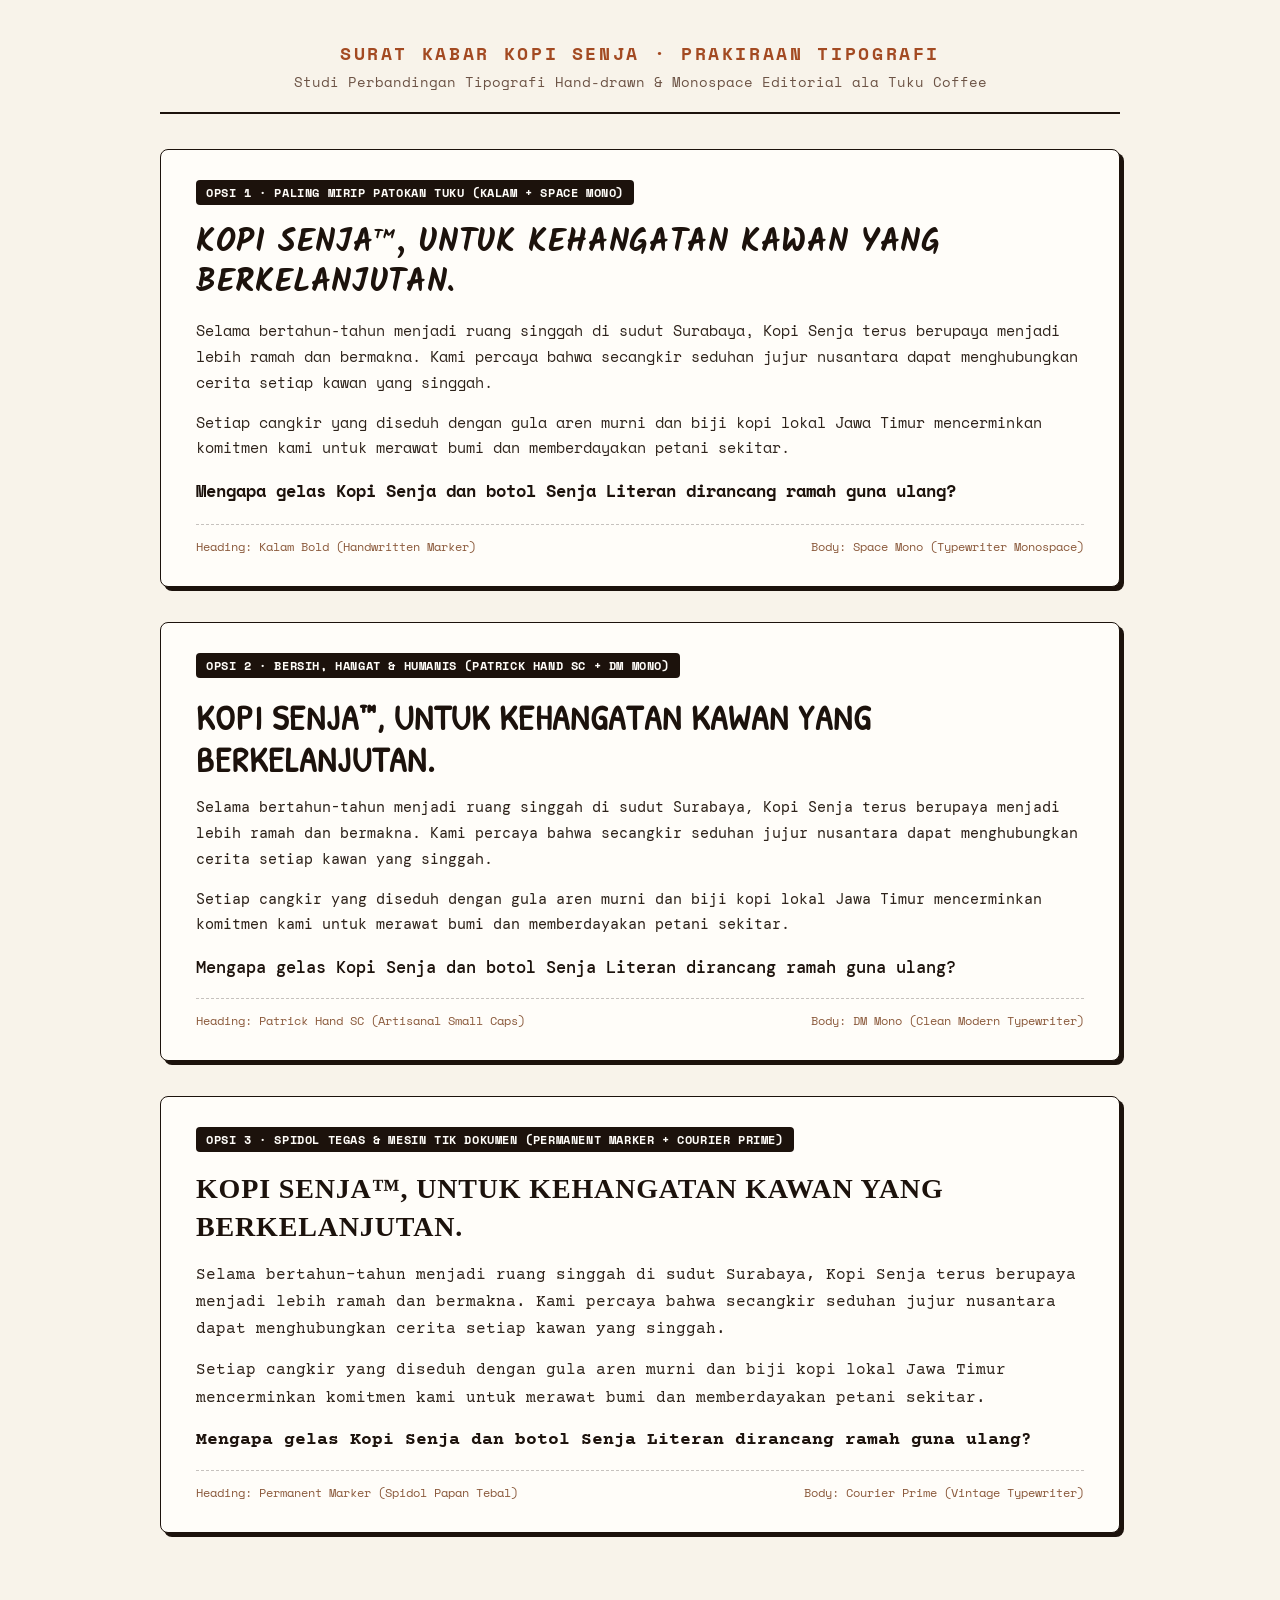
<file: contoh-font-senja.html>
<!DOCTYPE html>
<html lang="id">
<head>
    <meta charset="UTF-8">
    <meta name="viewport" content="width=device-width, initial-scale=1.0">
    <title>Preview Tipografi Khas Kopi Senja</title>
    <!-- Google Fonts Import -->
    <link rel="preconnect" href="https://fonts.googleapis.com">
    <link rel="preconnect" href="https://fonts.gstatic.com" crossorigin>
    <link href="https://fonts.googleapis.com/css2?family=Caveat:wght@700&family=Courier+Prime:ital,wght@0,400;0,700;1,400&family=DM+Mono:wght@400;500&family=Kalam:wght@700&family=Patrick+Hand+SC&family=Permanent+Marker&family=Space+Mono:ital,wght@0,400;0,700;1,400&display=swap" rel="stylesheet">
    <style>
        * { box-sizing: border-box; margin: 0; padding: 0; }
        body {
            background-color: #F8F3EA;
            color: #1C120C;
            padding: 40px 30px;
            font-family: sans-serif;
        }
        .container {
            max-width: 960px;
            margin: 0 auto;
        }
        .header-doc {
            text-align: center;
            border-bottom: 2px solid #1C120C;
            padding-bottom: 20px;
            margin-bottom: 35px;
        }
        .header-doc h1 {
            font-family: 'Space Mono', monospace;
            font-size: 1.1rem;
            letter-spacing: 0.15em;
            text-transform: uppercase;
            color: #A34A22;
            margin-bottom: 6px;
        }
        .header-doc p {
            font-family: 'Space Mono', monospace;
            font-size: 0.85rem;
            color: #6C5345;
        }

        .card-preview {
            background: #FFFDF9;
            border: 1.5px solid #1C120C;
            border-radius: 8px;
            padding: 30px 35px;
            margin-bottom: 35px;
            box-shadow: 4px 4px 0px #1C120C;
        }
        .badge-opsi {
            display: inline-block;
            background: #1C120C;
            color: #FFFDF9;
            font-family: 'Space Mono', monospace;
            font-size: 0.75rem;
            font-weight: bold;
            padding: 4px 10px;
            border-radius: 4px;
            text-transform: uppercase;
            letter-spacing: 0.05em;
            margin-bottom: 18px;
        }

        /* OPSI 1: KALAM + SPACE MONO */
        .opsi-1 h2 {
            font-family: 'Kalam', cursive;
            font-size: 2rem;
            line-height: 1.25;
            color: #1C120C;
            margin-bottom: 15px;
            letter-spacing: 0.02em;
        }
        .opsi-1 p {
            font-family: 'Space Mono', monospace;
            font-size: 0.95rem;
            line-height: 1.7;
            color: #2D221A;
            margin-bottom: 14px;
        }
        .opsi-1 .sub-q {
            font-family: 'Space Mono', monospace;
            font-weight: 700;
            font-size: 1.05rem;
            color: #1C120C;
            margin-top: 18px;
            line-height: 1.45;
        }

        /* OPSI 2: PATRICK HAND SC + DM MONO */
        .opsi-2 h2 {
            font-family: 'Patrick Hand SC', cursive;
            font-size: 2.2rem;
            line-height: 1.2;
            color: #1C120C;
            margin-bottom: 15px;
            letter-spacing: 0.03em;
        }
        .opsi-2 p {
            font-family: 'DM Mono', monospace;
            font-size: 0.95rem;
            line-height: 1.7;
            color: #2D221A;
            margin-bottom: 14px;
        }
        .opsi-2 .sub-q {
            font-family: 'DM Mono', monospace;
            font-weight: 500;
            font-size: 1.08rem;
            color: #1C120C;
            margin-top: 18px;
        }

        /* OPSI 3: PERMANENT MARKER + COURIER PRIME */
        .opsi-3 h2 {
            font-family: 'Permanent Marker', cursive;
            font-size: 1.75rem;
            line-height: 1.35;
            color: #1C120C;
            margin-bottom: 16px;
            letter-spacing: 0.03em;
        }
        .opsi-3 p {
            font-family: 'Courier Prime', monospace;
            font-size: 1rem;
            line-height: 1.7;
            color: #2D221A;
            margin-bottom: 14px;
        }
        .opsi-3 .sub-q {
            font-family: 'Courier Prime', monospace;
            font-weight: 700;
            font-size: 1.1rem;
            color: #1C120C;
            margin-top: 18px;
        }

        .meta-font {
            border-top: 1px dashed rgba(28, 18, 12, 0.25);
            padding-top: 12px;
            margin-top: 20px;
            font-family: 'Space Mono', monospace;
            font-size: 0.78rem;
            color: #8B5A3C;
            display: flex;
            justify-content: space-between;
        }
    </style>
</head>
<body>

<div class="container">
    <div class="header-doc">
        <h1>SURAT KABAR KOPI SENJA · PRAKIRAAN TIPOGRAFI</h1>
        <p>Studi Perbandingan Tipografi Hand-drawn &amp; Monospace Editorial ala Tuku Coffee</p>
    </div>

    <!-- OPSI 1 -->
    <div class="card-preview opsi-1">
        <span class="badge-opsi">Opsi 1 · Paling Mirip Patokan Tuku (Kalam + Space Mono)</span>
        <h2>KOPI SENJA™, UNTUK KEHANGATAN KAWAN YANG BERKELANJUTAN.</h2>
        <p>
            Selama bertahun-tahun menjadi ruang singgah di sudut Surabaya, Kopi Senja terus berupaya menjadi lebih ramah dan bermakna. Kami percaya bahwa secangkir seduhan jujur nusantara dapat menghubungkan cerita setiap kawan yang singgah.
        </p>
        <p>
            Setiap cangkir yang diseduh dengan gula aren murni dan biji kopi lokal Jawa Timur mencerminkan komitmen kami untuk merawat bumi dan memberdayakan petani sekitar.
        </p>
        <div class="sub-q">
            Mengapa gelas Kopi Senja dan botol Senja Literan dirancang ramah guna ulang?
        </div>
        <div class="meta-font">
            <span>Heading: Kalam Bold (Handwritten Marker)</span>
            <span>Body: Space Mono (Typewriter Monospace)</span>
        </div>
    </div>

    <!-- OPSI 2 -->
    <div class="card-preview opsi-2">
        <span class="badge-opsi">Opsi 2 · Bersih, Hangat &amp; Humanis (Patrick Hand SC + DM Mono)</span>
        <h2>KOPI SENJA™, UNTUK KEHANGATAN KAWAN YANG BERKELANJUTAN.</h2>
        <p>
            Selama bertahun-tahun menjadi ruang singgah di sudut Surabaya, Kopi Senja terus berupaya menjadi lebih ramah dan bermakna. Kami percaya bahwa secangkir seduhan jujur nusantara dapat menghubungkan cerita setiap kawan yang singgah.
        </p>
        <p>
            Setiap cangkir yang diseduh dengan gula aren murni dan biji kopi lokal Jawa Timur mencerminkan komitmen kami untuk merawat bumi dan memberdayakan petani sekitar.
        </p>
        <div class="sub-q">
            Mengapa gelas Kopi Senja dan botol Senja Literan dirancang ramah guna ulang?
        </div>
        <div class="meta-font">
            <span>Heading: Patrick Hand SC (Artisanal Small Caps)</span>
            <span>Body: DM Mono (Clean Modern Typewriter)</span>
        </div>
    </div>

    <!-- OPSI 3 -->
    <div class="card-preview opsi-3">
        <span class="badge-opsi">Opsi 3 · Spidol Tegas &amp; Mesin Tik Dokumen (Permanent Marker + Courier Prime)</span>
        <h2>KOPI SENJA™, UNTUK KEHANGATAN KAWAN YANG BERKELANJUTAN.</h2>
        <p>
            Selama bertahun-tahun menjadi ruang singgah di sudut Surabaya, Kopi Senja terus berupaya menjadi lebih ramah dan bermakna. Kami percaya bahwa secangkir seduhan jujur nusantara dapat menghubungkan cerita setiap kawan yang singgah.
        </p>
        <p>
            Setiap cangkir yang diseduh dengan gula aren murni dan biji kopi lokal Jawa Timur mencerminkan komitmen kami untuk merawat bumi dan memberdayakan petani sekitar.
        </p>
        <div class="sub-q">
            Mengapa gelas Kopi Senja dan botol Senja Literan dirancang ramah guna ulang?
        </div>
        <div class="meta-font">
            <span>Heading: Permanent Marker (Spidol Papan Tebal)</span>
            <span>Body: Courier Prime (Vintage Typewriter)</span>
        </div>
    </div>
</div>

</body>
</html>
</file>
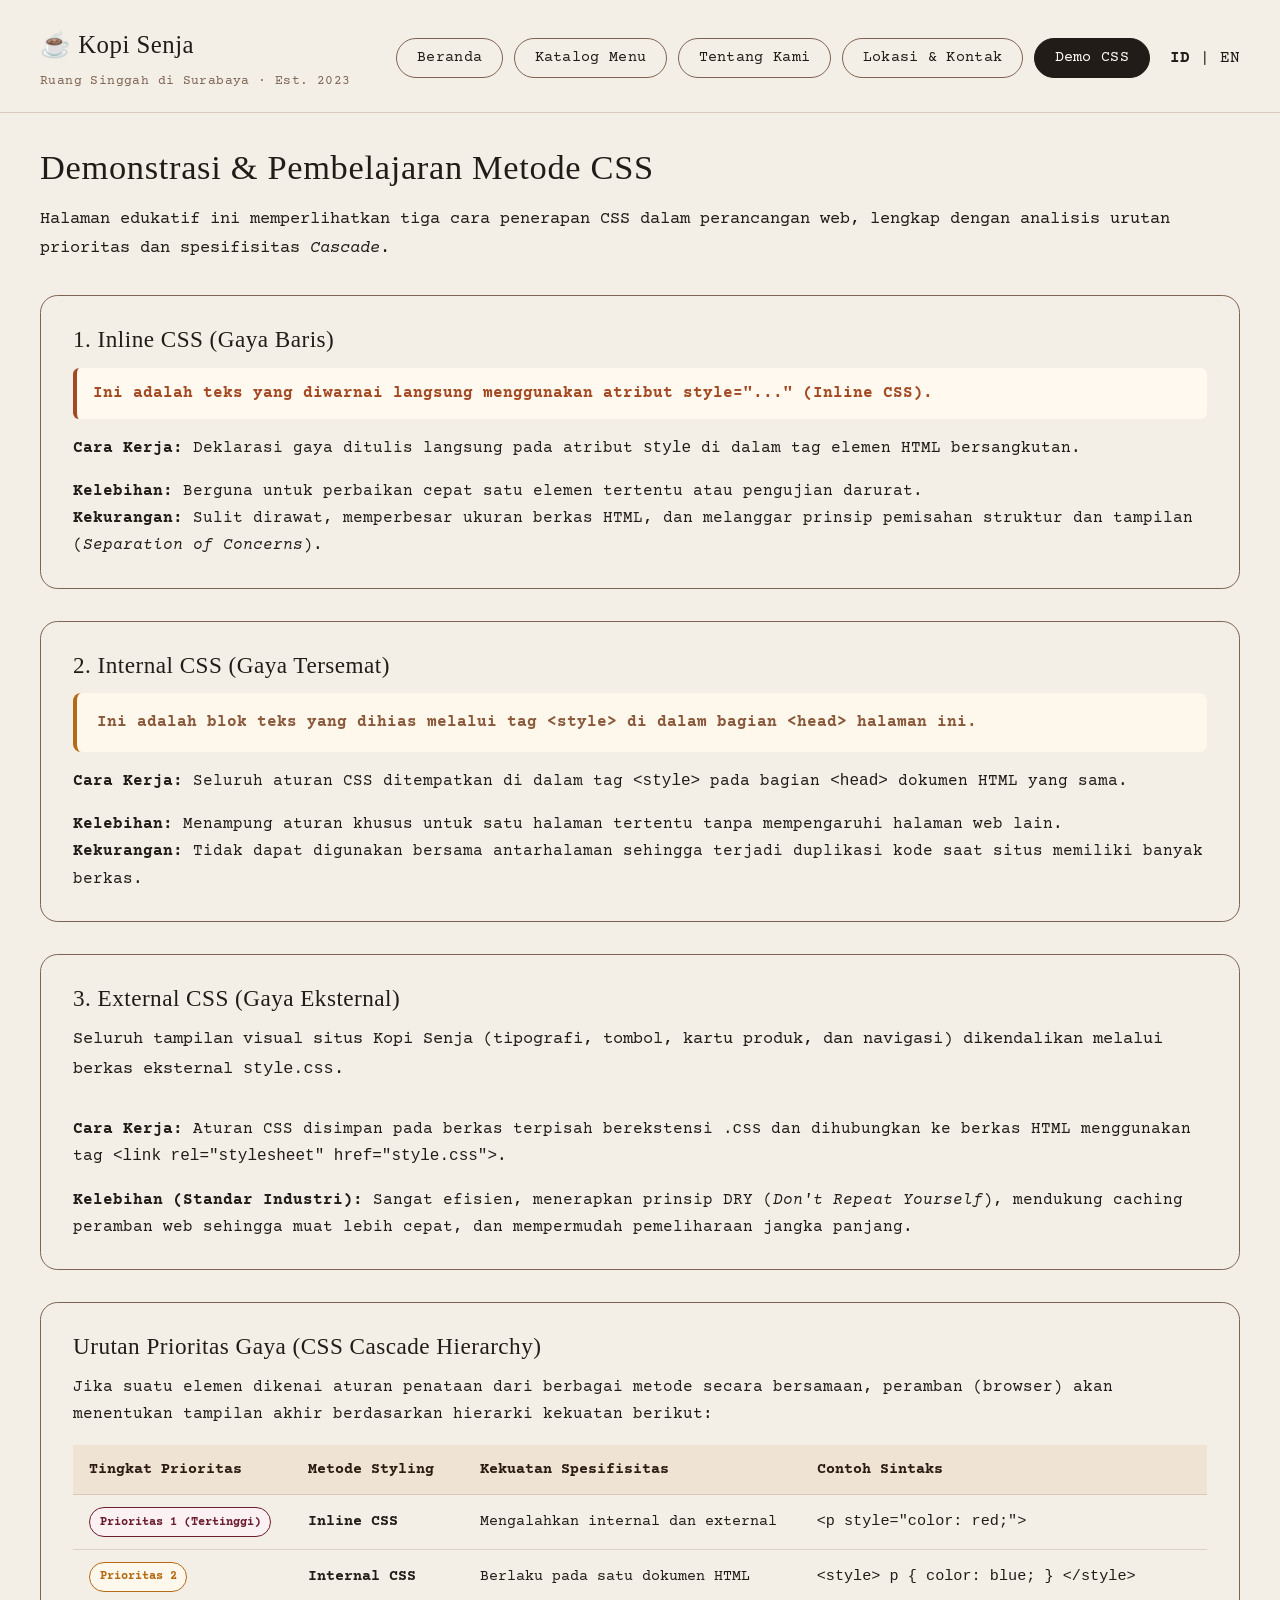
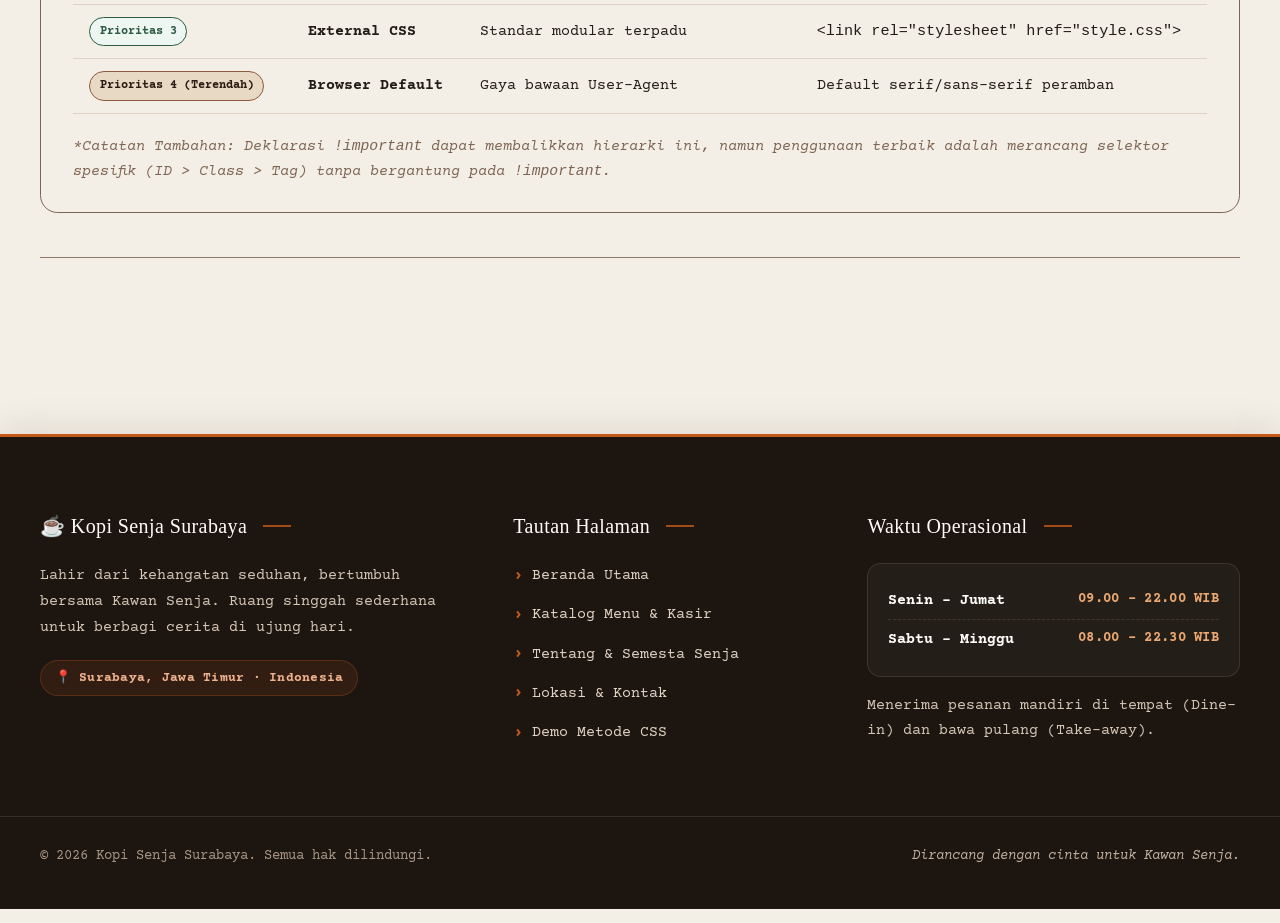
<file: demo-css.html>
<!DOCTYPE html>
<html lang="id">

<head>
    <meta charset="UTF-8">
    <meta name="viewport" content="width=device-width, initial-scale=1.0">
    <meta name="description" content="Demonstrasi dan penjelasan tiga metode penerapan CSS (Inline, Internal, External) serta urutan spesifisitas hierarki styling pada web Kopi Senja Surabaya.">

    <title>Kopi Senja — Demo Metode CSS</title>

    <!-- Favicon Kopi Senja -->
    <link rel="icon" type="image/svg+xml" href="images/favicon.svg">

    <!-- METODE 3: External CSS (Direkomendasikan untuk seluruh proyek) -->
    <link rel="stylesheet" href="style.css">

    <!-- METODE 2: Internal CSS (Styling lokal dalam tag <style> di <head>) -->
    <style>
        .contoh-internal {
            background-color: #FEF8EC;
            color: #8B5A3C;
            padding: 1rem 1.25rem;
            border-left: 4px solid #B46A14;
            border-radius: 0.5rem;
            font-weight: 600;
        }

        .tabel-prioritas {
            width: 100%;
            border-collapse: collapse;
            margin-top: 1rem;
        }

        .tabel-prioritas th,
        .tabel-prioritas td {
            padding: 0.75rem 1rem;
            text-align: left;
            border-bottom: 1px solid rgba(139, 90, 60, 0.2);
            font-size: 0.95rem;
        }

        .tabel-prioritas th {
            background: #EFE4D3;
            color: #2B1B12;
            font-weight: 700;
        }

        .badge-tingkat {
            display: inline-block;
            padding: 0.2rem 0.6rem;
            border-radius: 9999px;
            font-size: 0.78rem;
            font-weight: 700;
        }

        .tingkat-1 { background: #FBF0F2; color: #6B1D2F; border: 1px solid #6B1D2F; }
        .tingkat-2 { background: #FEF8EC; color: #B46A14; border: 1px solid #B46A14; }
        .tingkat-3 { background: #EEF6F2; color: #2D5A43; border: 1px solid #2D5A43; }
        .tingkat-4 { background: #E8D9C5; color: #2B1B12; border: 1px solid #8B5A3C; }
    </style>
</head>

<body>

    <!-- Header & Navigasi Editorial Kopi Senja -->
    <header class="header-lebar">
        <div class="header-brand">
            <a href="index.html" class="brand-title">
                ☕ Kopi Senja
            </a>
            <span class="brand-est">Ruang Singgah di Surabaya · Est. 2023</span>
        </div>

        <div class="nav-wrap">
            <nav>
                <a href="index.html">Beranda</a>
                <a href="menu.html">Katalog Menu</a>
                <a href="tentang.html">Tentang Kami</a>
                <a href="kontak.html">Lokasi &amp; Kontak</a>
                <a href="demo-css.html" aria-current="page">Demo CSS</a>
            </nav>
            <div class="lang-switch" title="Pilihan Bahasa">
                <strong class="lang-active">ID</strong> | <span class="lang-inactive">EN</span>
            </div>
        </div>
    </header>

    <!-- Konten Utama Halaman Demo CSS -->
    <main class="halaman-tentang">
        <h1>Demonstrasi &amp; Pembelajaran Metode CSS</h1>

        <p class="lead">
            Halaman edukatif ini memperlihatkan tiga cara penerapan CSS dalam perancangan web, lengkap dengan analisis urutan prioritas dan spesifisitas <em>Cascade</em>.
        </p>

        <!-- Metode 1: Inline CSS -->
        <section class="kartu">
            <h2>1. Inline CSS (Gaya Baris)</h2>

            <!-- Contoh nyata penerapan Inline CSS -->
            <p style="color: #A34A22; font-weight: bold; background: #FFF9F0; padding: 0.75rem 1rem; border-left: 4px solid #A34A22; border-radius: 0.4rem;">
                Ini adalah teks yang diwarnai langsung menggunakan atribut style="..." (Inline CSS).
            </p>

            <p>
                <strong>Cara Kerja:</strong> Deklarasi gaya ditulis langsung pada atribut <code>style</code> di dalam tag elemen HTML bersangkutan.
            </p>
            <p>
                <strong>Kelebihan:</strong> Berguna untuk perbaikan cepat satu elemen tertentu atau pengujian darurat.<br>
                <strong>Kekurangan:</strong> Sulit dirawat, memperbesar ukuran berkas HTML, dan melanggar prinsip pemisahan struktur dan tampilan (<em>Separation of Concerns</em>).
            </p>
        </section>

        <!-- Metode 2: Internal CSS -->
        <section class="kartu">
            <h2>2. Internal CSS (Gaya Tersemat)</h2>

            <!-- Contoh nyata penerapan Internal CSS -->
            <p class="contoh-internal">
                Ini adalah blok teks yang dihias melalui tag &lt;style&gt; di dalam bagian &lt;head&gt; halaman ini.
            </p>

            <p>
                <strong>Cara Kerja:</strong> Seluruh aturan CSS ditempatkan di dalam tag <code>&lt;style&gt;</code> pada bagian <code>&lt;head&gt;</code> dokumen HTML yang sama.
            </p>
            <p>
                <strong>Kelebihan:</strong> Menampung aturan khusus untuk satu halaman tertentu tanpa mempengaruhi halaman web lain.<br>
                <strong>Kekurangan:</strong> Tidak dapat digunakan bersama antarhalaman sehingga terjadi duplikasi kode saat situs memiliki banyak berkas.
            </p>
        </section>

        <!-- Metode 3: External CSS -->
        <section class="kartu">
            <h2>3. External CSS (Gaya Eksternal)</h2>

            <p class="lead">
                Seluruh tampilan visual situs Kopi Senja (tipografi, tombol, kartu produk, dan navigasi) dikendalikan melalui berkas eksternal <code>style.css</code>.
            </p>

            <p>
                <strong>Cara Kerja:</strong> Aturan CSS disimpan pada berkas terpisah berekstensi <code>.css</code> dan dihubungkan ke berkas HTML menggunakan tag <code>&lt;link rel="stylesheet" href="style.css"&gt;</code>.
            </p>
            <p>
                <strong>Kelebihan (Standar Industri):</strong> Sangat efisien, menerapkan prinsip DRY (<em>Don't Repeat Yourself</em>), mendukung caching peramban web sehingga muat lebih cepat, dan mempermudah pemeliharaan jangka panjang.
            </p>
        </section>

        <!-- Kesimpulan & Tabel Prioritas CSS Cascade -->
        <section class="kartu">
            <h2>Urutan Prioritas Gaya (CSS Cascade Hierarchy)</h2>

            <p>
                Jika suatu elemen dikenai aturan penataan dari berbagai metode secara bersamaan, peramban (browser) akan menentukan tampilan akhir berdasarkan hierarki kekuatan berikut:
            </p>

            <table class="tabel-prioritas">
                <thead>
                    <tr>
                        <th>Tingkat Prioritas</th>
                        <th>Metode Styling</th>
                        <th>Kekuatan Spesifisitas</th>
                        <th>Contoh Sintaks</th>
                    </tr>
                </thead>
                <tbody>
                    <tr>
                        <td><span class="badge-tingkat tingkat-1">Prioritas 1 (Tertinggi)</span></td>
                        <td><strong>Inline CSS</strong></td>
                        <td>Mengalahkan internal dan external</td>
                        <td><code>&lt;p style="color: red;"&gt;</code></td>
                    </tr>
                    <tr>
                        <td><span class="badge-tingkat tingkat-2">Prioritas 2</span></td>
                        <td><strong>Internal CSS</strong></td>
                        <td>Berlaku pada satu dokumen HTML</td>
                        <td><code>&lt;style&gt; p { color: blue; } &lt;/style&gt;</code></td>
                    </tr>
                    <tr>
                        <td><span class="badge-tingkat tingkat-3">Prioritas 3</span></td>
                        <td><strong>External CSS</strong></td>
                        <td>Standar modular terpadu</td>
                        <td><code>&lt;link rel="stylesheet" href="style.css"&gt;</code></td>
                    </tr>
                    <tr>
                        <td><span class="badge-tingkat tingkat-4">Prioritas 4 (Terendah)</span></td>
                        <td><strong>Browser Default</strong></td>
                        <td>Gaya bawaan User-Agent</td>
                        <td>Default serif/sans-serif peramban</td>
                    </tr>
                </tbody>
            </table>

            <p style="margin-top: 1.25rem; font-size: 0.92rem; color: var(--latte);">
                <em>*Catatan Tambahan: Deklarasi <code>!important</code> dapat membalikkan hierarki ini, namun penggunaan terbaik adalah merancang selektor spesifik (ID &gt; Class &gt; Tag) tanpa bergantung pada <code>!important</code>.</em>
            </p>
        </section>

        <!-- Garis Pemisah -->
        <hr class="pemisah">
    </main>

    <!-- Footer Lengkap & Proporsional -->
    <footer class="footer-lebar">
        <div class="footer-container">
            <!-- Kolom 1: Merek & Profil -->
            <div class="footer-col">
                <h4>☕ Kopi Senja Surabaya</h4>
                <p>
                    Lahir dari kehangatan seduhan, bertumbuh bersama Kawan Senja. Ruang singgah sederhana untuk berbagi cerita di ujung hari.
                </p>
                <div class="footer-badge-kota">
                    📍 Surabaya, Jawa Timur · Indonesia
                </div>
            </div>

            <!-- Kolom 2: Tautan Halaman -->
            <div class="footer-col">
                <h4>Tautan Halaman</h4>
                <ul>
                    <li><a href="index.html">Beranda Utama</a></li>
                    <li><a href="menu.html">Katalog Menu &amp; Kasir</a></li>
                    <li><a href="tentang.html">Tentang &amp; Semesta Senja</a></li>
                    <li><a href="kontak.html">Lokasi &amp; Kontak</a></li>
                    <li><a href="demo-css.html">Demo Metode CSS</a></li>
                </ul>
            </div>

            <!-- Kolom 3: Waktu Operasional -->
            <div class="footer-col">
                <h4>Waktu Operasional</h4>
                <div class="jadwal-box">
                    <div class="jadwal-item">
                        <span class="jadwal-hari">Senin – Jumat</span>
                        <span class="jadwal-jam">09.00 – 22.00 WIB</span>
                    </div>
                    <div class="jadwal-item">
                        <span class="jadwal-hari">Sabtu – Minggu</span>
                        <span class="jadwal-jam">08.00 – 22.30 WIB</span>
                    </div>
                </div>
                <p class="footer-layanan-info">
                    Menerima pesanan mandiri di tempat (Dine-in) dan bawa pulang (Take-away).
                </p>
            </div>
        </div>

        <div class="footer-bottom">
            <span>© 2026 Kopi Senja Surabaya. Semua hak dilindungi.</span>
            <span class="footer-bottom-senja">Dirancang dengan cinta untuk Kawan Senja.</span>
        </div>
    </footer>

    <!-- JavaScript Terpadu -->
    <script src="script.js"></script>

</body>

</html>
</file>
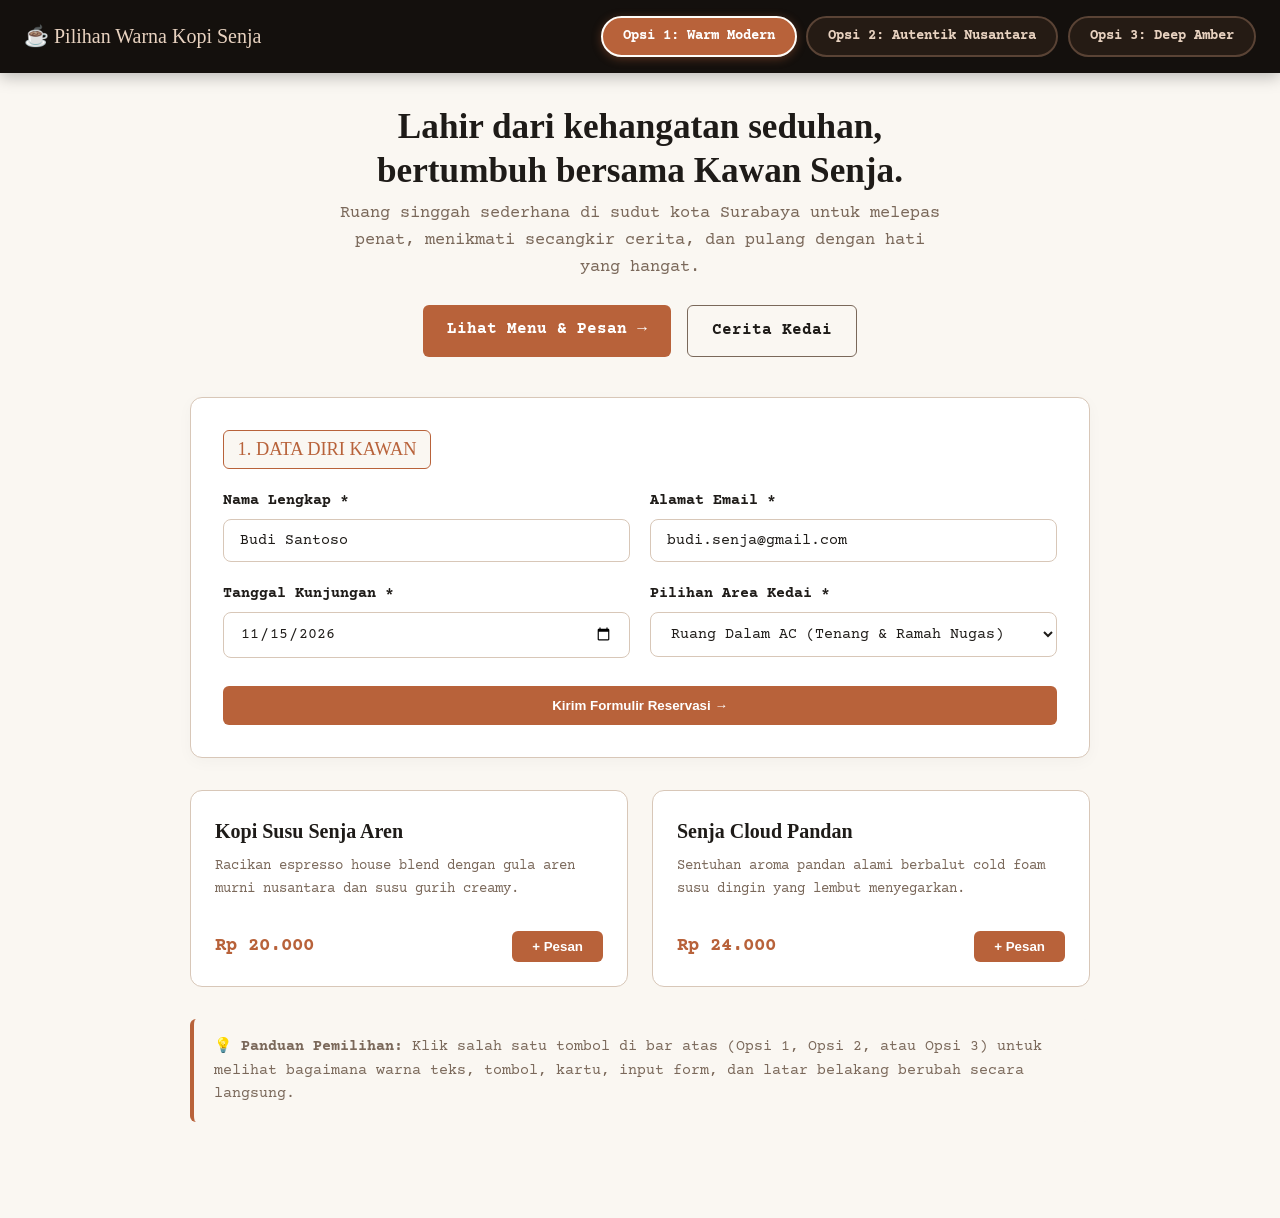
<file: preview-palet-warna.html>
<!DOCTYPE html>
<html lang="id">
<head>
    <meta charset="UTF-8">
    <meta name="viewport" content="width=device-width, initial-scale=1.0">
    <title>Preview Interaktif 3 Opsi Warna — Kopi Senja</title>

    <link rel="preconnect" href="https://fonts.googleapis.com">
    <link rel="preconnect" href="https://fonts.gstatic.com" crossorigin>
    <link href="https://fonts.googleapis.com/css2?family=Courier+Prime:ital,wght@0,400;0,700;1,400&family=Permanent+Marker&display=swap" rel="stylesheet">

    <style>
        :root {
            /* Default: Opsi 1 */
            --bg: #FAF7F2;
            --ink: #1E1B18;
            --latte: #7A685A;
            --terra: #B8623A;
            --card: #FFFFFF;
            --card-surface: #FFFFFF;
            --input-border: #D8C7B8;
            --font-heading: 'Permanent Marker', cursive, Georgia, serif;
            --font-body: 'Courier Prime', monospace;
        }

        body.theme-opsi1 {
            --bg: #FAF7F2;
            --ink: #1E1B18;
            --latte: #7A685A;
            --terra: #B8623A;
            --card: #FFFFFF;
            --card-surface: #FFFFFF;
            --input-border: #D8C7B8;
        }

        body.theme-opsi2 {
            --bg: #F4EFE6;
            --ink: #221C18;
            --latte: #7D6452;
            --terra: #C45A1A;
            --card: #FFFDF9;
            --card-surface: #FFFFFF;
            --input-border: #D2BEAB;
        }

        body.theme-opsi3 {
            --bg: #EFEAE2;
            --ink: #17100B;
            --latte: #735742;
            --terra: #D07A2E;
            --card: #F9F6F0;
            --card-surface: #FFFFFF;
            --input-border: #C9B6A1;
        }

        body {
            margin: 0;
            font-family: var(--font-body);
            background: var(--bg);
            color: var(--ink);
            transition: background 0.3s ease, color 0.3s ease;
            line-height: 1.6;
        }

        /* Top Switcher Bar */
        .switcher-bar {
            position: sticky;
            top: 0;
            z-index: 1000;
            background: #14100D;
            color: #FFFDF9;
            padding: 1rem 1.5rem;
            display: flex;
            align-items: center;
            justify-content: space-between;
            flex-wrap: wrap;
            gap: 1rem;
            box-shadow: 0 4px 15px rgba(0,0,0,0.25);
        }

        .switcher-title {
            font-family: var(--font-heading);
            font-size: 1.25rem;
            color: #E8D2C0;
        }

        .switcher-buttons {
            display: flex;
            gap: 0.6rem;
            flex-wrap: wrap;
        }

        .btn-theme {
            padding: 0.65rem 1.25rem;
            border-radius: 9999px;
            border: 2px solid #5A4335;
            background: #251B14;
            color: #E8D2C0;
            cursor: pointer;
            font-family: var(--font-body);
            font-weight: 700;
            font-size: 0.88rem;
            transition: all 0.2s ease;
        }

        .btn-theme:hover {
            border-color: #E8D2C0;
            color: #FFFFFF;
        }

        .btn-theme.active {
            background: #B8623A;
            border-color: #FFFDF9;
            color: #FFFFFF;
            box-shadow: 0 2px 10px rgba(184, 98, 58, 0.4);
        }

        /* Preview Container */
        .preview-container {
            max-width: 900px;
            margin: 2rem auto;
            padding: 0 1.5rem 4rem;
        }

        .preview-header {
            text-align: center;
            margin-bottom: 2.5rem;
        }

        h1 {
            font-family: var(--font-heading);
            font-size: 2.2rem;
            color: var(--ink);
            margin: 0.5rem 0;
            line-height: 1.25;
        }

        .lead {
            font-size: 1.05rem;
            color: var(--latte);
            max-width: 600px;
            margin: 0 auto;
        }

        .hero-aksi {
            display: flex;
            gap: 1rem;
            justify-content: center;
            margin-top: 1.5rem;
        }

        .tombol {
            display: inline-block;
            background: var(--terra);
            color: #FFFFFF;
            padding: 0.75rem 1.5rem;
            border-radius: 6px;
            text-decoration: none;
            font-weight: 700;
            border: none;
            cursor: pointer;
            transition: opacity 0.2s;
        }

        .tombol:hover {
            opacity: 0.9;
        }

        .tombol-outline {
            display: inline-block;
            background: transparent;
            color: var(--ink);
            border: 1.5px solid var(--latte);
            padding: 0.75rem 1.5rem;
            border-radius: 6px;
            text-decoration: none;
            font-weight: 700;
        }

        /* Form Card */
        .preview-card {
            background: var(--card);
            border: 1.5px solid var(--input-border);
            border-radius: 12px;
            padding: 2rem;
            margin-bottom: 2rem;
            box-shadow: 0 4px 16px rgba(0,0,0,0.03);
            transition: all 0.3s ease;
        }

        .form-legend {
            font-family: var(--font-heading);
            font-size: 1.15rem;
            color: var(--terra);
            padding: 0.25rem 0.85rem;
            background: var(--bg);
            border: 1.5px solid var(--terra);
            border-radius: 6px;
            display: inline-block;
            margin-bottom: 1.25rem;
        }

        .form-row {
            display: grid;
            grid-template-columns: 1fr 1fr;
            gap: 1.25rem;
            margin-bottom: 1.25rem;
        }

        @media (max-width: 600px) {
            .form-row { grid-template-columns: 1fr; }
        }

        label {
            display: block;
            margin-bottom: 0.4rem;
            font-weight: 700;
            font-size: 0.92rem;
        }

        input, select {
            width: 100%;
            padding: 0.75rem 1rem;
            font-family: inherit;
            font-size: 0.95rem;
            color: var(--ink);
            background: var(--card-surface);
            border: 1.5px solid var(--input-border);
            border-radius: 8px;
            box-sizing: border-box;
            outline: none;
        }

        input:focus, select:focus {
            border-color: var(--terra);
            box-shadow: 0 0 0 3px rgba(184, 98, 58, 0.15);
        }

        /* Product Grid */
        .grid-sample {
            display: grid;
            grid-template-columns: 1fr 1fr;
            gap: 1.5rem;
        }

        @media (max-width: 650px) {
            .grid-sample { grid-template-columns: 1fr; }
        }

        .prod-card {
            background: var(--card);
            border: 1.5px solid var(--input-border);
            border-radius: 12px;
            padding: 1.5rem;
            display: flex;
            flex-direction: column;
            justify-content: space-between;
        }

        .prod-title {
            font-family: var(--font-heading);
            font-size: 1.25rem;
            margin: 0 0 0.5rem;
            color: var(--ink);
        }

        .prod-price {
            font-size: 1.2rem;
            font-weight: 700;
            color: var(--terra);
        }

        .info-box {
            background: var(--bg);
            border-left: 4px solid var(--terra);
            padding: 1rem 1.25rem;
            border-radius: 6px;
            margin-top: 2rem;
            font-size: 0.92rem;
            color: var(--latte);
        }
    </style>
</head>
<body class="theme-opsi1">

    <div class="switcher-bar">
        <div class="switcher-title">☕ Pilihan Warna Kopi Senja</div>
        <div class="switcher-buttons">
            <button class="btn-theme active" onclick="setTheme('opsi1', this)">Opsi 1: Warm Modern</button>
            <button class="btn-theme" onclick="setTheme('opsi2', this)">Opsi 2: Autentik Nusantara</button>
            <button class="btn-theme" onclick="setTheme('opsi3', this)">Opsi 3: Deep Amber</button>
        </div>
    </div>

    <div class="preview-container">

        <div class="preview-header">
            <h1>Lahir dari kehangatan seduhan,<br>bertumbuh bersama Kawan Senja.</h1>
            <p class="lead">Ruang singgah sederhana di sudut kota Surabaya untuk melepas penat, menikmati secangkir cerita, dan pulang dengan hati yang hangat.</p>
            <div class="hero-aksi">
                <a href="#" class="tombol">Lihat Menu &amp; Pesan →</a>
                <a href="#" class="tombol-outline">Cerita Kedai</a>
            </div>
        </div>

        <!-- Form Card Sample -->
        <div class="preview-card">
            <span class="form-legend">1. DATA DIRI KAWAN</span>

            <div class="form-row">
                <div>
                    <label>Nama Lengkap *</label>
                    <input type="text" value="Budi Santoso">
                </div>
                <div>
                    <label>Alamat Email *</label>
                    <input type="email" value="budi.senja@gmail.com">
                </div>
            </div>

            <div class="form-row">
                <div>
                    <label>Tanggal Kunjungan *</label>
                    <input type="date" value="2026-11-15">
                </div>
                <div>
                    <label>Pilihan Area Kedai *</label>
                    <select>
                        <option>Ruang Dalam AC (Tenang &amp; Ramah Nugas)</option>
                        <option>Meja Barista</option>
                        <option>Teras Terakota Luar</option>
                    </select>
                </div>
            </div>

            <button type="button" class="tombol" style="width: 100%; margin-top: 0.5rem; text-align: center;">
                Kirim Formulir Reservasi →
            </button>
        </div>

        <!-- Product Cards Sample -->
        <div class="grid-sample">
            <div class="prod-card">
                <div>
                    <h3 class="prod-title">Kopi Susu Senja Aren</h3>
                    <p style="color: var(--latte); font-size: 0.9rem; margin-top: 0;">Racikan espresso house blend dengan gula aren murni nusantara dan susu gurih creamy.</p>
                </div>
                <div style="display: flex; justify-content: space-between; align-items: center; margin-top: 1rem;">
                    <span class="prod-price">Rp 20.000</span>
                    <button class="tombol" style="padding: 0.5rem 1.25rem;">+ Pesan</button>
                </div>
            </div>

            <div class="prod-card">
                <div>
                    <h3 class="prod-title">Senja Cloud Pandan</h3>
                    <p style="color: var(--latte); font-size: 0.9rem; margin-top: 0;">Sentuhan aroma pandan alami berbalut cold foam susu dingin yang lembut menyegarkan.</p>
                </div>
                <div style="display: flex; justify-content: space-between; align-items: center; margin-top: 1rem;">
                    <span class="prod-price">Rp 24.000</span>
                    <button class="tombol" style="padding: 0.5rem 1.25rem;">+ Pesan</button>
                </div>
            </div>
        </div>

        <div class="info-box">
            💡 <strong>Panduan Pemilihan:</strong> Klik salah satu tombol di bar atas (Opsi 1, Opsi 2, atau Opsi 3) untuk melihat bagaimana warna teks, tombol, kartu, input form, dan latar belakang berubah secara langsung.
        </div>

    </div>

    <script>
        function setTheme(themeName, btn) {
            document.body.className = 'theme-' + themeName;
            document.querySelectorAll('.btn-theme').forEach(b => b.classList.remove('active'));
            btn.classList.add('active');
        }
    </script>
</body>
</html>
</file>
<file: style.css>
@import url('https://fonts.googleapis.com/css2?family=Courier+Prime:ital,wght@0,400;0,700;1,400&family=Permanent+Marker&display=swap');

/*
  KOPI SENJA SURABAYA - Tema Editorial Typography
  Satu berkas CSS eksternal terpadu untuk semua halaman web.

  PALET WARNA RESMI KOPI SENJA:
    --bg            #F5EBDD  krem hangat         (latar utama halaman)
    --ink           #2B1B12  espresso pekat      (teks utama dan garis kontur)
    --latte         #8B5A3C  latte lembut        (teks sekunder dan border)
    --terra         #A34A22  terakota senja      (aksen primer, tombol, badge)
    --card          #FFF9F0  putih gading        (latar kartu & kontainer)
    --card-surface  #FFFDF8  putih susu bersih   (permukaan kartu produk)
    --dark-espresso #1C120C  espresso sangrai    (footer lebar & baris gelap)
    --amber-gold    #B46A14  amber keemasan      (aksen hangat & harga promo)
    --amber-light   #ECA872  karamel cerah       (teks jam operasional footer)
    --amber-bg      #FEF8EC  krem keemasan       (latar badge roti & kopi)
    --ruby-promo    #6B1D2F  merah marun         (badge promo spesial)
    --ruby-bg       #FBF0F2  merah muda lembut   (latar badge promo)
    --green-fresh   #2D5A43  hijau matcha        (badge teh & status sukses)
    --green-bg      #EEF6F2  hijau daun lembut   (latar badge teh & notif)
*/

:root {
    /* Tipografi Gaya Surat Kabar (Option 3: Permanent Marker + Courier Prime) */
    --font-heading: 'Permanent Marker', cursive, Georgia, serif;
    --font-body: 'Courier Prime', 'Courier New', Courier, monospace;

    /* PALET WARNA RESMI: OPSI 2 (Autentik Nusantara & Gula Aren) */
    --bg: #F4EFE6;
    --ink: #221C18;
    --latte: #7D6452;
    --terra: #C45A1A;
    --card: #FFFDF9;
    --card-surface: #FFFFFF;
    --dark-espresso: #1C1510;
    --amber-gold: #D47720;
    --amber-light: #F0B27A;
    --amber-bg: #FEF6EC;
    --ruby-promo: #8B263E;
    --ruby-bg: #FDF2F4;
    --green-fresh: #2C5E43;
    --green-bg: #EDF5F0;

    /* Skala Spasi Konsisten */
    --s1: 0.5rem;
    --s2: 1rem;
    --s3: 1.5rem;
    --s4: 2rem;

    /* Kustomisasi Variabel Bootstrap 5.3 (--bs-* Sesuai Slide 6 Rubrik UTS) */
    --bs-primary: #C45A1A;
    --bs-primary-rgb: 196, 90, 26;
    --bs-body-bg: #F4EFE6;
    --bs-body-color: #221C18;
    --bs-secondary-color: #7D6452;
    --bs-border-color: rgba(125, 100, 82, 0.28);
}

/* Tema gelap aktif lewat kontrol pengguna; simpan preferensi di localStorage. */
[data-theme="dark"] {
    --bg: #1A1410;
    --ink: #F7EFE6;
    --latte: #CBB4A1;
    --terra: #D86F2C;
    --card: #231C16;
    --card-surface: #2B221B;
    --dark-espresso: #120D09;
    --amber-gold: #E58C35;
    --amber-light: #F4C494;
    --amber-bg: #32251B;
    --ruby-promo: #B83A54;
    --ruby-bg: #381B22;
    --green-fresh: #4A9369;
    --green-bg: #1B2D22;
    --bs-primary: #D86F2C;
    --bs-body-bg: #1A1410;
    --bs-body-color: #F7EFE6;
    --bs-secondary-color: #CBB4A1;
    --bs-border-color: rgba(203, 180, 161, 0.25);
    color-scheme: dark;
}

:root { color-scheme: light; }

/* Blokir semua transisi saat halaman pertama load agar tidak ada glitch tema */
.no-transition *, .no-transition *::before, .no-transition *::after {
    transition: none !important;
    animation: none !important;
}

/* ===== AKSESIBILITAS: REDUCED MOTION (Slide 5 Rubrik UTS) ===== */
@media (prefers-reduced-motion: reduce) {
    *, *::before, *::after {
        animation-duration: 0.01ms;
        animation-iteration-count: 1;
        transition-duration: 0.01ms;
        scroll-behavior: auto;
    }
}

/* ===== 1. RESET DASAR ===== */
/* [Selector: universal] */
*, *::before, *::after {
    box-sizing: border-box;
}

body {
    margin: 0;
    font-family: var(--font-body);
    font-size: 1rem;
    line-height: 1.7;
    color: var(--ink);
    background: var(--bg);
}

button, input, select, textarea {
    font: inherit;
}

/* [Selector: pseudo-class :focus-visible] fokus keyboard */
:focus-visible {
    outline: 3px solid var(--terra);
    outline-offset: 3px;
}

::selection {
    background: var(--terra);
    color: var(--card);
}

/* ===== SKIP LINK (Aksesibilitas & Lighthouse 100) ===== */
.skip-link {
    position: absolute;
    top: -999px;
    left: 1rem;
    background: var(--dark-espresso);
    color: var(--card);
    padding: 0.75rem 1.25rem;
    font-weight: 700;
    text-decoration: none;
    border-radius: 4px;
    border: 2px solid var(--amber-light);
    z-index: 99999;
    box-shadow: 0 4px 12px rgba(0, 0, 0, 0.3);
    transition: top 0.2s ease;
}

.skip-link:focus {
    top: 1rem;
}

/* Elemen Semantik Figure & Figcaption */
figure {
    margin: 0;
    padding: 0;
}

figcaption.caption-senja {
    margin-top: 0.65rem;
    font-size: 0.88rem;
    font-style: italic;
    color: var(--latte);
    text-align: center;
    line-height: 1.5;
}

/* Tabel Semantik Profil Biji Kopi / Layanan */
.tabel-wadah {
    width: 100%;
    overflow-x: auto;
    margin: 1.5rem 0;
    border: 1.5px solid var(--latte);
    border-radius: 6px;
    background: var(--card);
}

.tabel-senja {
    width: 100%;
    border-collapse: collapse;
    font-size: 0.92rem;
    text-align: left;
}

.tabel-senja caption {
    caption-side: top;
    text-align: left;
    font-weight: 700;
    font-size: 0.95rem;
    color: var(--terra);
    padding: 0.75rem 1rem;
    border-bottom: 1.5px dashed var(--latte);
    background: var(--card-surface);
}

.tabel-senja thead {
    background: var(--ink);
    color: var(--card);
}

.tabel-senja th,
.tabel-senja td {
    padding: 0.85rem 1rem;
    border-bottom: 1px solid rgba(139, 90, 60, 0.25);
    vertical-align: top;
}

.tabel-senja thead th {
    font-family: var(--font-body);
    font-weight: 700;
    letter-spacing: 0.04em;
    color: #FFFDF8;
    border-bottom: 2px solid var(--terra);
}

.tabel-senja tbody tr:nth-child(even) {
    background: rgba(245, 235, 221, 0.4);
}

.tabel-senja tbody tr:hover {
    background: rgba(163, 74, 34, 0.08);
}

.tabel-senja tbody th[scope="row"] {
    font-weight: 700;
    color: var(--terra);
}

/* ===== 2. HEADER & NAVIGASI ===== */
header {
    max-width: 620px;
    margin: 0 auto;
    padding: 3rem 1.5rem 1rem;
    text-align: center;
}

/* [Selector: class] nama kedai */
.merek {
    margin: 0 0 1.25rem 0;
    color: var(--latte);
    font-style: italic;
    font-size: 1.05rem;
    letter-spacing: 0.06em;
}

/* [Selector: turunan] semua tautan di dalam nav */
nav {
    display: flex;
    justify-content: center;
    align-items: center;
    gap: 0.65rem;
    flex-wrap: wrap;
}

nav a {
    display: inline-flex;
    align-items: center;
    justify-content: center;
    padding: 0.38rem 1.25rem;
    color: var(--ink);
    border: 1px solid var(--latte);
    border-radius: 9999px;
    background: transparent;
    text-decoration: none;
    font-size: 0.95rem;
    letter-spacing: 0.02em;
    transition: all 0.2s ease;
}

/* [Selector: atribut + pseudo-class :hover] menu aktif dan saat disorot */
nav a[aria-current="page"] {
    background: var(--ink);
    color: var(--card);
    border-color: var(--ink);
    text-decoration: none;
}

nav a:hover:not([aria-current="page"]) {
    background: rgba(139, 90, 60, 0.12);
    border-color: var(--ink);
    color: var(--ink);
    text-decoration: none;
}

/* ===== 3. KONTEN & TIPOGRAFI ===== */
main {
    max-width: 620px;
    margin: 0 auto;
    padding: 1.5rem 1.5rem 0.5rem;
}

h1, h2, h3, .brand-title {
    font-family: var(--font-heading);
    font-weight: normal;
    letter-spacing: 0.02em;
}

h1 {
    margin: 0 0 1rem 0;
    font-size: 2.15rem;
    line-height: 1.3;
    letter-spacing: 0.02em;
    color: var(--ink);
}

h2 {
    margin: 0 0 0.75rem;
    font-size: 1.45rem;
    line-height: 1.35;
    letter-spacing: 0.02em;
    color: var(--ink);
}

h3 {
    margin: 0 0 0.5rem;
    font-size: 1.15rem;
    line-height: 1.4;
    letter-spacing: 0.02em;
    color: var(--ink);
}

p {
    margin: 0 0 var(--s2);
    color: var(--ink);
}

.lead {
    font-size: 1.05rem;
    line-height: 1.7;
    margin-bottom: 2rem;
}

/* ===== HERO ILUSTRASI & TAGS ===== */
.hero-media {
    margin: 0 0 2rem 0;
}


.tag-kategori {
    display: flex;
    gap: 0.65rem;
    margin-top: 1.25rem;
    flex-wrap: wrap;
}

.tag {
    display: inline-block;
    padding: 0.35rem 1.1rem;
    font-size: 0.875rem;
    color: var(--ink);
    border: 1px solid var(--latte);
    border-radius: 9999px;
    background: transparent;
    letter-spacing: 0.02em;
}

/* ===== 4. KARTU & TOMBOL ===== */
.kartu {
    padding: 1.75rem 2rem;
    margin-bottom: 2rem;
    background: transparent;
    border: 1px solid var(--latte);
    border-radius: 1.1rem;
}

/* [Selector: anak langsung >] anak terakhir kartu tanpa margin bawah */
.kartu > :last-child {
    margin-bottom: 0;
}

/* [Selector: pseudo-class :nth-of-type] kartu genap */
.kartu:nth-of-type(even) {
    border-color: var(--latte);
}

.kartu ul {
    margin: 0;
    padding-left: 1.25rem;
}

/* [Selector: pseudo-element ::marker] titik daftar berwarna */
.kartu li::marker {
    color: var(--terra);
}

.tombol {
    display: inline-block;
    padding: 0.65rem 1.6rem;
    color: var(--card);
    background: var(--terra);
    border: 0;
    border-radius: 9999px;
    font-weight: 700;
    font-size: 0.95rem;
    text-decoration: none;
    cursor: pointer;
    transition: background-color 0.2s ease;
}

.tombol:hover {
    background: var(--ink);
}

/* Garis Pemisah */
.pemisah {
    border: 0;
    border-top: 1px solid var(--latte);
    opacity: 0.85;
    margin: 2.75rem 0 1.5rem;
}

/* ===== 5. FORM EDITORIAL & FORMULIR RESERVASI ===== */
label {
    display: block;
    margin-bottom: 0.4rem;
    font-weight: 700;
    font-size: 0.95rem;
    color: var(--ink);
}

input, select, textarea {
    display: block;
    width: 100%;
    padding: 0.75rem 1rem;
    font-family: inherit;
    font-size: 0.95rem;
    color: var(--ink);
    background: #FFFDF9;
    border: 1.5px solid rgba(139, 90, 60, 0.32);
    border-radius: 8px;
    box-sizing: border-box;
    transition: border-color 0.2s ease, box-shadow 0.2s ease, background 0.2s ease;
    box-shadow: 0 1px 2px rgba(43, 27, 18, 0.03);
}

input:hover,
select:hover,
textarea:hover {
    border-color: var(--terra);
    background: #FFFFFF;
}

input:focus,
select:focus,
textarea:focus {
    outline: none;
    border-color: var(--terra);
    background: #FFFFFF;
    box-shadow: 0 0 0 3px rgba(163, 74, 34, 0.15);
}

input[type="date"] {
    min-height: 48px;
    cursor: pointer;
}

select {
    min-height: 48px;
    cursor: pointer;
    background-image: url("data:image/svg+xml,%3Csvg xmlns='http://www.w3.org/2000/svg' width='16' height='16' viewBox='0 0 24 24' fill='none' stroke='%238B5A3C' stroke-width='2' stroke-linecap='round' stroke-linejoin='round'%3E%3Cpolyline points='6 9 12 15 18 9'%3E%3C/polyline%3E%3C/svg%3E");
    background-repeat: no-repeat;
    background-position: right 1rem center;
    background-size: 16px;
    padding-right: 2.5rem;
    appearance: none;
    -webkit-appearance: none;
}

::placeholder {
    color: rgba(139, 90, 60, 0.6);
    font-style: italic;
}

/* ===== STYLING FORMULIR SEMANTIK 8 INPUT (Slide 4 Rubrik UTS) ===== */
.form-fieldset {
    border: 1.5px solid rgba(139, 90, 60, 0.28);
    border-radius: 12px;
    padding: 1.25rem 1.5rem 1.5rem;
    margin: 0 0 1.75rem 0;
    background: var(--card);
    box-shadow: 0 2px 8px rgba(43, 27, 18, 0.03);
}

.form-legend {
    font-family: var(--font-heading);
    font-weight: normal;
    font-size: 1.08rem;
    color: var(--terra);
    padding: 0.2rem 0.85rem;
    background: #FFFDF9;
    border: 1.5px solid rgba(139, 90, 60, 0.3);
    border-radius: 6px;
    letter-spacing: 0.02em;
    box-shadow: 0 1px 3px rgba(43, 27, 18, 0.05);
}

.form-baris {
    display: grid;
    grid-template-columns: 1fr;
    gap: 1.15rem;
}

@media (min-width: 40rem) {
    .form-baris {
        grid-template-columns: 1fr 1fr;
    }
}

.form-grup {
    margin: 0 0 1.15rem 0;
}

.form-grup label,
.label-pilihan {
    display: block;
    margin-bottom: 0.4rem;
    font-weight: 700;
    font-size: 0.95rem;
    color: var(--ink);
}

.teks-wajib {
    color: var(--terra);
    font-weight: bold;
}

.form-petunjuk {
    display: block;
    font-size: 0.8rem;
    color: var(--latte);
    margin-top: 0.35rem;
    font-style: italic;
}

.radio-group-senja,
.checkbox-group-senja {
    display: flex;
    flex-direction: column;
    gap: 0.65rem;
    margin-top: 0.4rem;
}

.radio-chip,
.checkbox-chip {
    display: flex;
    align-items: center;
    gap: 0.75rem;
    padding: 0.75rem 1.15rem;
    border: 1.5px solid rgba(139, 90, 60, 0.25);
    border-radius: 8px;
    background: #FFFDF9;
    cursor: pointer;
    font-size: 0.95rem;
    color: var(--ink);
    transition: all 0.2s cubic-bezier(0.4, 0, 0.2, 1);
    user-select: none;
    box-shadow: 0 1px 3px rgba(43, 27, 18, 0.03);
}

.radio-chip:hover,
.checkbox-chip:hover {
    border-color: var(--terra);
    background: #FFF7F0;
    transform: translateY(-1px);
    box-shadow: 0 3px 8px rgba(163, 74, 34, 0.08);
}

.radio-chip input[type="radio"],
.checkbox-chip input[type="checkbox"] {
    width: 18px;
    height: 18px;
    margin: 0;
    accent-color: var(--terra);
    cursor: pointer;
}

.form-aksi {
    display: flex;
    gap: 1rem;
    flex-wrap: wrap;
    align-items: center;
    margin-top: 1.75rem;
}

.form-aksi .tombol {
    padding: 0.85rem 1.75rem;
    font-size: 1rem;
    box-shadow: 0 4px 12px rgba(163, 74, 34, 0.25);
}

.pemisah-tipis {
    border: none;
    border-top: 1.5px dashed rgba(139, 90, 60, 0.25);
    margin: 1.75rem 0;
}

/* ===== 6. FOOTER SEDERHANA (LEGACY) ===== */
footer:not(.footer-lebar) {
    max-width: 620px;
    margin: 0 auto;
    text-align: center;
    padding: 0 1.5rem 3rem;
    font-size: 0.875rem;
    color: var(--latte);
}

footer:not(.footer-lebar) a {
    color: var(--terra);
    white-space: nowrap;
}

footer:not(.footer-lebar) a:hover {
    color: var(--ink);
}

main a:not(.tombol) {
    color: var(--terra);
}

main a:not(.tombol):hover {
    color: var(--ink);
}

/* ===== 7. LAYAR KECIL ===== */
@media (max-width: 480px) {
    header {
        padding: 2rem 1rem 0.5rem;
    }

    h1 {
        font-size: 1.85rem;
    }

    main,
    footer:not(.footer-lebar) {
        padding-left: 1rem;
        padding-right: 1rem;
    }

    .kartu {
        padding: 1.25rem;
    }

    nav {
        gap: 0.4rem;
    }

    nav a {
        padding: 0.3rem 0.9rem;
        font-size: 0.875rem;
    }
}

/* ===== 8. HALAMAN MENU & KASIR MANDIRI KOPI SENJA ===== */
main.halaman-menu {
    max-width: 1360px;
    width: 100%;
    margin: 0 auto;
    padding: 2rem 2.5rem 4.5rem;
}

.menu-catatan {
    font-size: 0.92rem;
    color: var(--latte);
    margin: 0 0 2rem 0;
    padding: 0.8rem 1.25rem;
    background: rgba(139, 90, 60, 0.08);
    border-left: 3px solid var(--latte);
    border-radius: 0 0.5rem 0.5rem 0;
    line-height: 1.5;
}

.menu-layout {
    display: grid;
    grid-template-columns: 240px 1fr;
    gap: 2.5rem;
    align-items: start;
}

/* Sidebar Kategori Menu & Filter Interaktif */
.menu-sidebar,
.kategori-sidebar {
    position: sticky;
    top: 1.5rem;
}

.menu-sidebar-title,
.kategori-sidebar-title {
    display: block;
    font-size: 1.15rem;
    font-weight: normal;
    font-family: var(--font-heading);
    color: var(--ink);
    margin: 0 0 1rem 0;
    padding-bottom: 0.6rem;
    border-bottom: 2px solid rgba(139, 90, 60, 0.2);
    letter-spacing: 0.02em;
}

.filter-list,
.kategori-list {
    list-style: none;
    padding: 0;
    margin: 0;
    display: flex;
    flex-direction: column;
    gap: 0.5rem;
}

.filter-list li,
.kategori-list li {
    list-style: none;
    padding: 0;
    margin: 0;
}

.filter-btn,
.kategori-btn {
    display: flex;
    align-items: center;
    justify-content: flex-start;
    gap: 0.6rem;
    width: 100%;
    padding: 0.75rem 1.25rem;
    background: var(--card);
    border: 1px solid rgba(139, 90, 60, 0.22);
    border-radius: 9999px;
    font-family: inherit;
    font-size: 0.95rem;
    color: var(--ink);
    cursor: pointer;
    text-align: left;
    transition: all 0.22s cubic-bezier(0.4, 0, 0.2, 1);
    box-sizing: border-box;
    box-shadow: 0 1px 3px rgba(43, 27, 18, 0.04);
}

.filter-btn:hover,
.kategori-btn:hover {
    background: rgba(139, 90, 60, 0.1);
    color: var(--terra);
    border-color: var(--terra);
    transform: translateX(4px);
}

.filter-btn.aktif,
.kategori-btn.aktif {
    background: var(--ink);
    color: #FFFDF9;
    border-color: var(--ink);
    font-weight: 700;
    box-shadow: 0 4px 14px rgba(43, 27, 18, 0.18);
    transform: none;
}

.kategori-count {
    font-size: 0.78rem;
    color: var(--latte);
    margin-left: auto;
}

.filter-btn.aktif .kategori-count,
.kategori-btn.aktif .kategori-count {
    color: #E8D9C5;
    font-weight: 700;
}

.menu-katalog {
    flex: 1;
    min-width: 0;
}

/* Grid Kartu Menu */
.menu-grid {
    display: grid;
    grid-template-columns: repeat(auto-fill, minmax(240px, 1fr));
    gap: 1.5rem;
}

.menu-card {
    background: var(--card);
    border: 1px solid rgba(139, 90, 60, 0.2);
    border-radius: 1.15rem;
    overflow: hidden;
    display: flex;
    flex-direction: column;
    box-shadow: 0 3px 12px rgba(43, 27, 18, 0.04);
    transition: transform 0.25s ease, box-shadow 0.25s ease, border-color 0.25s ease;
}

.menu-card:hover {
    transform: translateY(-4px);
    box-shadow: 0 10px 22px rgba(43, 27, 18, 0.09);
    border-color: var(--terra);
}

.menu-card.tersembunyi,
.tersembunyi {
    display: none;
}

.menu-card-img-wrap {
    position: relative;
    width: 100%;
    height: 185px;
    background: #EFE3D3;
    overflow: hidden;
}

.menu-card-img {
    width: 100%;
    height: 100%;
    object-fit: cover;
    display: block;
    transition: transform 0.35s ease;
}

.menu-card:hover .menu-card-img {
    transform: scale(1.05);
}

.menu-card-body {
    padding: 1.2rem 1.25rem 1.35rem;
    display: flex;
    flex-direction: column;
    flex-grow: 1;
}

/* Label Badge Kategori / Promo */
.menu-badge {
    align-self: flex-start;
    padding: 0.22rem 0.65rem;
    font-size: 0.68rem;
    font-weight: 700;
    letter-spacing: 0.05em;
    text-transform: uppercase;
    border-radius: 9999px;
    margin-bottom: 0.65rem;
    line-height: 1.2;
}

.badge-promo {
    background: #6B1D2F;
    color: #FFF9F0;
}

.badge-signature {
    background: var(--terra);
    color: #FFF9F0;
}

.badge-klasik {
    background: var(--latte);
    color: #FFF9F0;
}

.badge-nonkopi {
    background: #2D5A43;
    color: #FFF9F0;
}

.badge-toast {
    background: #B46A14;
    color: #FFF9F0;
}

.menu-card-title {
    font-size: 1.15rem;
    font-weight: 700;
    line-height: 1.3;
    margin: 0 0 0.4rem 0;
    color: var(--ink);
}

.menu-card-desc {
    font-size: 0.88rem;
    line-height: 1.5;
    color: var(--latte);
    margin: 0 0 1rem 0;
    flex-grow: 1;
}

.menu-card-footer {
    margin-top: auto;
    padding-top: 0.75rem;
    border-top: 1px dashed rgba(139, 90, 60, 0.2);
    display: flex;
    flex-direction: column;
}

.menu-card-price-label {
    font-size: 0.8rem;
    color: var(--latte);
    font-style: italic;
    line-height: 1.2;
}

.menu-card-price {
    font-size: 1.05rem;
    font-weight: 700;
    color: var(--terra);
    font-style: italic;
    margin-top: 0.15rem;
}

/* Keyframe Animasi Filter */
@keyframes fadeInCard {
    from {
        opacity: 0;
        transform: translateY(8px);
    }
    to {
        opacity: 1;
        transform: translateY(0);
    }
}

.menu-card.anim-fade {
    animation: fadeInCard 0.28s ease forwards;
}

/* Responsif Mobile & Tablet untuk Halaman Menu */
@media (max-width: 820px) {
    .menu-layout {
        grid-template-columns: 1fr;
        gap: 1.25rem;
    }

    .menu-sidebar,
    .kategori-sidebar {
        position: sticky;
        top: 0;
        background: var(--bg);
        z-index: 10;
        padding: 0.6rem 0;
        margin: 0 -1rem 1rem;
        padding-left: 1rem;
        padding-right: 1rem;
        border-bottom: 1px solid rgba(139, 90, 60, 0.2);
    }

    .menu-sidebar-title,
    .kategori-sidebar-title {
        display: none;
    }

    .filter-list,
    .kategori-list {
        flex-direction: row;
        overflow-x: auto;
        white-space: nowrap;
        gap: 0.5rem;
        scrollbar-width: none;
        -webkit-overflow-scrolling: touch;
        padding-bottom: 0.25rem;
    }

    .filter-list::-webkit-scrollbar,
    .kategori-list::-webkit-scrollbar {
        display: none;
    }

    .filter-btn,
    .kategori-btn {
        padding: 0.45rem 1rem;
        font-size: 0.88rem;
        white-space: nowrap;
        width: auto;
        flex-shrink: 0;
    }
}

/* ===== 9. FITUR PEMESANAN & KASIR MANDIRI (INTERAKTIF) ===== */
.btn-tambah {
    background: var(--terra);
    color: var(--card);
    border: none;
    border-radius: 9999px;
    padding: 0.35rem 0.95rem;
    font-size: 0.85rem;
    font-weight: 700;
    cursor: pointer;
    transition: background 0.2s ease, transform 0.15s ease;
}

.btn-tambah:hover {
    background: var(--ink);
    transform: translateY(-1px);
}

.area-pesanan {
    margin-top: 3.5rem;
    background: var(--card);
    border: 2px solid var(--latte);
    border-radius: 1.25rem;
    padding: 2.25rem 2rem;
    box-shadow: 0 8px 24px rgba(43, 27, 18, 0.06);
}

.pesanan-header {
    border-bottom: 1px dashed var(--latte);
    padding-bottom: 1rem;
    margin-bottom: 1.75rem;
}

.pesanan-header h2 {
    margin: 0 0 0.35rem 0;
    font-size: 1.6rem;
    display: flex;
    align-items: center;
    gap: 0.5rem;
}

.pesanan-header p {
    color: var(--latte);
    font-size: 0.95rem;
    margin: 0;
}

/* Form Input Manual Customer */
.input-mandiri-box {
    background: rgba(245, 235, 221, 0.55);
    border: 1px solid rgba(139, 90, 60, 0.3);
    border-radius: 0.85rem;
    padding: 1.25rem;
    margin-bottom: 2rem;
}

.input-mandiri-box h3 {
    margin: 0 0 0.75rem 0;
    font-size: 1.15rem;
    color: var(--ink);
}

.input-mandiri-grid {
    display: grid;
    grid-template-columns: 2fr 1fr auto;
    gap: 0.75rem;
    align-items: end;
}

/* Tabel Daftar Pesanan */
.tabel-pesanan-wrap {
    overflow-x: auto;
    margin-bottom: 2rem;
}

.tabel-pesanan {
    width: 100%;
    border-collapse: collapse;
}

.tabel-pesanan th {
    background: rgba(139, 90, 60, 0.12);
    color: var(--ink);
    font-size: 0.9rem;
    text-align: left;
    padding: 0.75rem 0.65rem;
    border-bottom: 2px solid var(--latte);
}

.tabel-pesanan td {
    padding: 0.85rem 0.65rem;
    border-bottom: 1px solid rgba(139, 90, 60, 0.2);
    vertical-align: middle;
}

.tabel-pesanan td.col-harga,
.tabel-pesanan th.col-harga,
.tabel-pesanan td.col-subtotal,
.tabel-pesanan th.col-subtotal {
    text-align: right;
    white-space: nowrap;
}

.qty-control {
    display: inline-flex;
    align-items: center;
    gap: 0.45rem;
    border: 1px solid var(--latte);
    border-radius: 9999px;
    padding: 0.15rem 0.5rem;
    background: var(--bg);
}

.btn-qty {
    background: transparent;
    border: none;
    color: var(--ink);
    font-size: 1.1rem;
    font-weight: 700;
    cursor: pointer;
    line-height: 1;
    padding: 0 0.25rem;
}

.btn-qty:hover {
    color: var(--terra);
}

.qty-angka {
    font-weight: 700;
    font-size: 0.95rem;
    min-width: 1.25rem;
    text-align: center;
}

.btn-hapus-item {
    background: transparent;
    border: none;
    color: #c93b2b;
    cursor: pointer;
    font-size: 1.1rem;
    padding: 0.25rem;
    transition: transform 0.15s ease;
}

.btn-hapus-item:hover {
    transform: scale(1.2);
}

.pesanan-kosong {
    text-align: center;
    padding: 2rem 1rem;
    color: var(--latte);
    font-style: italic;
}

/* Form Data Pelanggan & Pembayaran */
.form-pelanggan-grid {
    display: grid;
    grid-template-columns: 1fr 1fr;
    gap: 1.25rem;
    margin-bottom: 1.75rem;
}

/* Pilihan Metode Bayar (Radio Chips) */
.metode-bayar-section {
    margin-bottom: 2rem;
}

.metode-bayar-label {
    font-weight: 700;
    margin-bottom: 0.75rem;
    display: block;
}

.metode-bayar-group {
    display: grid;
    grid-template-columns: repeat(auto-fit, minmax(160px, 1fr));
    gap: 0.75rem;
}

.metode-chip {
    display: flex;
    align-items: center;
    gap: 0.65rem;
    padding: 0.85rem 1rem;
    border: 1.5px solid var(--latte);
    border-radius: 0.75rem;
    background: var(--bg);
    cursor: pointer;
    transition: all 0.2s ease;
}

.metode-chip:hover {
    border-color: var(--terra);
    background: rgba(163, 74, 34, 0.08);
}

.metode-chip input[type="radio"] {
    width: auto;
    margin: 0;
    accent-color: var(--terra);
}

.metode-chip.aktif {
    border-color: var(--terra);
    background: #FFF9F0;
    box-shadow: 0 0 0 2px var(--terra);
}

.metode-info {
    font-size: 0.95rem;
    font-weight: 700;
    color: var(--ink);
}

.metode-sub {
    font-size: 0.78rem;
    color: var(--latte);
    display: block;
    font-weight: normal;
}

/* Kotak Total Pembayaran */
.kotak-total {
    background: rgba(139, 90, 60, 0.1);
    border-left: 4px solid var(--terra);
    border-radius: 0.5rem;
    padding: 1.25rem 1.5rem;
    margin-bottom: 1.75rem;
    display: flex;
    justify-content: space-between;
    align-items: center;
}

.total-label {
    font-size: 1.1rem;
    font-weight: 700;
    color: var(--ink);
}

.total-nominal {
    font-size: 1.85rem;
    font-weight: 700;
    color: var(--terra);
    font-style: italic;
}

/* Floating Cart (Melayang di Pojok Kanan Bawah) */
.floating-cart {
    position: fixed;
    bottom: 1.5rem;
    right: 1.5rem;
    background: var(--ink);
    color: var(--card);
    padding: 0.8rem 1.4rem;
    border-radius: 9999px;
    box-shadow: 0 8px 24px rgba(43, 27, 18, 0.25);
    z-index: 999;
    cursor: pointer;
    display: flex;
    align-items: center;
    gap: 0.75rem;
    text-decoration: none;
    font-weight: 700;
    font-size: 0.95rem;
    transition: transform 0.2s ease, background 0.2s ease;
}

.floating-cart:hover {
    background: var(--terra);
    transform: translateY(-3px);
    color: var(--card);
}

.floating-badge {
    background: var(--terra);
    color: #fff;
    padding: 0.2rem 0.6rem;
    border-radius: 9999px;
    font-size: 0.8rem;
}

/* Modal Struk Pembayaran (Digital Receipt) */
.modal-backdrop {
    display: none;
    position: fixed;
    inset: 0;
    background: rgba(43, 27, 18, 0.6);
    backdrop-filter: blur(4px);
    z-index: 10000;
    justify-content: center;
    align-items: center;
    padding: 1.5rem;
}

.modal-backdrop.tampil {
    display: flex;
}

.modal-struk {
    background: var(--card);
    border: 2px dashed var(--latte);
    border-radius: 1.25rem;
    max-width: 440px;
    width: 100%;
    padding: 2rem;
    box-shadow: 0 16px 36px rgba(0, 0, 0, 0.2);
    max-height: 90vh;
    overflow-y: auto;
    position: relative;
    animation: fadeInCard 0.25s ease;
}

.struk-header {
    text-align: center;
    border-bottom: 1px dashed var(--latte);
    padding-bottom: 1rem;
    margin-bottom: 1rem;
}

.struk-header h3 {
    margin: 0 0 0.25rem;
    font-size: 1.4rem;
}

.struk-header p {
    font-size: 0.85rem;
    color: var(--latte);
    margin: 0;
}

.struk-info {
    font-size: 0.9rem;
    margin-bottom: 1rem;
    border-bottom: 1px dashed var(--latte);
    padding-bottom: 0.75rem;
}

.struk-info-row {
    display: flex;
    justify-content: space-between;
    margin-bottom: 0.35rem;
}

.struk-items {
    width: 100%;
    border-collapse: collapse;
    font-size: 0.92rem;
    margin-bottom: 1.25rem;
}

.struk-items td {
    padding: 0.4rem 0;
}

.struk-items td:last-child {
    text-align: right;
    font-weight: 700;
}

.struk-total-row {
    border-top: 1px solid var(--ink);
    padding-top: 0.75rem;
    display: flex;
    justify-content: space-between;
    align-items: baseline;
    font-size: 1.2rem;
    font-weight: 700;
    color: var(--terra);
    margin-bottom: 1.5rem;
}

.struk-metode-box {
    background: rgba(139, 90, 60, 0.08);
    border-radius: 0.5rem;
    padding: 0.85rem;
    text-align: center;
    font-size: 0.9rem;
    margin-bottom: 1.5rem;
}

.struk-aksi {
    display: flex;
    gap: 0.65rem;
    flex-direction: column;
}

@media (max-width: 600px) {
    .input-mandiri-grid {
        grid-template-columns: 1fr;
    }
    .form-pelanggan-grid {
        grid-template-columns: 1fr;
    }
    .area-pesanan {
        padding: 1.5rem 1rem;
    }
}

/* ===== 10. NOTIFIKASI SIMULASI STATUS PESANAN (BARISTA TIMER) ===== */
.notif-pesanan-box {
    position: fixed;
    top: 1.5rem;
    right: 1.5rem;
    max-width: 400px;
    width: calc(100% - 3rem);
    background: var(--card);
    border: 2px solid var(--latte);
    border-radius: 1rem;
    padding: 1.25rem 1.25rem 1.15rem;
    box-shadow: 0 12px 36px rgba(43, 27, 18, 0.22);
    z-index: 99999;
    display: none;
    animation: slideDownToast 0.35s cubic-bezier(0.16, 1, 0.3, 1) forwards;
}

@keyframes slideDownToast {
    from {
        opacity: 0;
        transform: translateY(-20px) scale(0.95);
    }
    to {
        opacity: 1;
        transform: translateY(0) scale(1);
    }
}

.notif-pesanan-box.sedang-proses {
    border-color: var(--latte);
    background: var(--card);
}

.notif-pesanan-box.selesai {
    border-color: #2D5A43;
    background: #FCFBF7;
    box-shadow: 0 16px 40px rgba(45, 90, 67, 0.25);
    animation: popSelesai 0.35s ease;
}

@keyframes popSelesai {
    0% { transform: scale(0.96); }
    50% { transform: scale(1.03); }
    100% { transform: scale(1); }
}

.notif-head {
    display: flex;
    align-items: center;
    gap: 0.65rem;
    margin-bottom: 0.5rem;
}

.notif-icon {
    font-size: 1.85rem;
    line-height: 1;
}

.notif-judul {
    margin: 0;
    font-size: 1.15rem;
    font-weight: 700;
    color: var(--ink);
}

.notif-pesan {
    margin: 0 0 0.85rem 0;
    font-size: 0.92rem;
    line-height: 1.5;
    color: var(--ink);
}

.notif-progress-wrap {
    background: rgba(139, 90, 60, 0.15);
    border-radius: 9999px;
    height: 8px;
    overflow: hidden;
    margin-bottom: 0.5rem;
}

.notif-progress-bar {
    height: 100%;
    width: 0%;
    background: var(--terra);
    border-radius: 9999px;
    transition: width 0.1s linear;
}

.notif-pesanan-box.selesai .notif-progress-bar {
    background: var(--green-fresh);
    width: 100%;
}

.notif-timer-text {
    font-size: 0.82rem;
    color: var(--latte);
    font-style: italic;
    display: flex;
    justify-content: space-between;
}

.btn-notif-tutup {
    margin-top: 0.75rem;
    width: 100%;
    padding: 0.55rem;
    font-size: 0.9rem;
    border: none;
    border-radius: 9999px;
    cursor: pointer;
    background: var(--ink);
    color: var(--card);
    font-weight: 700;
    transition: background 0.2s ease;
}

.btn-notif-tutup:hover {
    background: var(--terra);
}

/* ===== HALAMAN TENTANG & CERITA KAWAN SENJA ===== */
.halaman-tentang {
    max-width: 1360px;
    width: 100%;
    margin: 0 auto;
    padding: 2rem 2.5rem 4.5rem;
}

/* Kategori Filter Tabs */
.tentang-kategori-bar {
    margin: 1.5rem 0 2rem;
    overflow-x: auto;
    padding-bottom: 0.5rem;
    -webkit-overflow-scrolling: touch;
}

.tentang-kategori-tabs {
    display: flex;
    gap: 0.5rem;
    flex-wrap: wrap;
    align-items: center;
}

.tab-tentang-btn {
    display: inline-flex;
    align-items: center;
    gap: 0.4rem;
    padding: 0.55rem 1.25rem;
    background: transparent;
    border: 1px solid var(--latte);
    border-radius: 9999px;
    font-family: inherit;
    font-size: 0.92rem;
    color: var(--ink);
    cursor: pointer;
    text-decoration: none;
    transition: all 0.2s ease;
    white-space: nowrap;
}

.tab-tentang-btn:hover {
    background: rgba(139, 90, 60, 0.12);
    border-color: var(--ink);
}

.tab-tentang-btn.aktif {
    background: var(--ink);
    color: var(--card);
    border-color: var(--ink);
    font-weight: 700;
    box-shadow: 0 2px 6px rgba(43, 27, 18, 0.15);
}

/* Slogan Quote Highlight */
.sorotan-slogan {
    background: rgba(163, 74, 34, 0.08);
    border-left: 4px solid var(--terra);
    padding: 1.25rem 1.5rem;
    border-radius: 0 0.85rem 0.85rem 0;
    margin: 1.5rem 0 2rem;
    font-style: italic;
    font-size: 1.15rem;
    line-height: 1.5;
    color: var(--ink);
}

.sorotan-slogan small {
    display: block;
    margin-top: 0.5rem;
    font-size: 0.88rem;
    font-style: normal;
    color: var(--latte);
    font-weight: 600;
}

/* Grid 3 Pilar Nilai */
.pilar-grid {
    display: grid;
    grid-template-columns: repeat(auto-fit, minmax(230px, 1fr));
    gap: 1.25rem;
    margin-top: 1.25rem;
}

.pilar-card {
    background: rgba(255, 249, 240, 0.85);
    border: 1px solid var(--latte);
    border-radius: 1rem;
    padding: 1.5rem 1.25rem;
    transition: transform 0.2s ease, box-shadow 0.2s ease;
}

.pilar-card:hover {
    transform: translateY(-3px);
    box-shadow: 0 6px 18px rgba(43, 27, 18, 0.08);
}

.pilar-angka {
    display: inline-block;
    width: 32px;
    height: 32px;
    line-height: 32px;
    text-align: center;
    background: var(--terra);
    color: #fff;
    border-radius: 50%;
    font-weight: 700;
    font-size: 0.95rem;
    margin-bottom: 0.75rem;
}

.pilar-card h3 {
    margin: 0 0 0.5rem;
    font-size: 1.15rem;
    color: var(--ink);
}

.pilar-card p {
    font-size: 0.92rem;
    line-height: 1.55;
    margin: 0;
    color: rgba(43, 27, 18, 0.9);
}

/* Linimasa / Timeline Jejak Langkah */
.timeline-senja {
    position: relative;
    padding-left: 2rem;
    margin: 1.5rem 0 1rem;
}

.timeline-senja::before {
    content: "";
    position: absolute;
    left: 7px;
    top: 8px;
    bottom: 8px;
    width: 2px;
    background: var(--latte);
    opacity: 0.45;
}

.timeline-item {
    position: relative;
    margin-bottom: 1.75rem;
}

.timeline-item:last-child {
    margin-bottom: 0;
}

.timeline-dot {
    position: absolute;
    left: -2rem;
    top: 4px;
    width: 16px;
    height: 16px;
    border-radius: 50%;
    background: var(--terra);
    border: 3px solid var(--bg);
    box-shadow: 0 0 0 1px var(--terra);
}

.timeline-tahun {
    display: inline-block;
    font-weight: 700;
    font-size: 0.85rem;
    background: #E8D9C5;
    color: var(--ink);
    padding: 0.15rem 0.65rem;
    border-radius: 9999px;
    margin-bottom: 0.4rem;
}

.timeline-item h3 {
    margin: 0.2rem 0 0.35rem;
    font-size: 1.1rem;
    color: var(--ink);
}

.timeline-item p {
    margin: 0;
    font-size: 0.95rem;
    line-height: 1.55;
}

/* Call to action bar */
.tentang-cta-box {
    text-align: center;
    background: #EFE4D3;
    border: 1px dashed var(--latte);
    border-radius: 1.25rem;
    padding: 2.25rem 1.5rem;
    margin: 2.5rem 0 1.5rem;
}

.tentang-cta-box h2 {
    font-size: 1.4rem;
    margin-bottom: 0.5rem;
}

.tentang-cta-aksi {
    display: flex;
    justify-content: center;
    gap: 0.85rem;
    margin-top: 1.25rem;
    flex-wrap: wrap;
}

.tombol-outline {
    display: inline-flex;
    align-items: center;
    justify-content: center;
    padding: 0.65rem 1.6rem;
    color: var(--ink);
    background: transparent;
    border: 1.5px solid var(--ink);
    border-radius: 9999px;
    font-weight: 700;
    font-size: 0.95rem;
    text-decoration: none;
    cursor: pointer;
    transition: all 0.2s ease;
}

.tombol-outline:hover {
    background: var(--ink);
    color: var(--card);
}

/* ===== TATA LETAK EDITORIAL WIDESCREEN KOPI SENJA SURABAYA ===== */
header.header-lebar {
    max-width: 1360px;
    width: 100%;
    margin: 0 auto;
    padding: 1.5rem 2.5rem 1.25rem;
    display: flex;
    justify-content: space-between;
    align-items: center;
    flex-wrap: wrap;
    gap: 1.5rem;
    border-bottom: 1px solid rgba(139, 90, 60, 0.25);
}

.header-brand {
    text-align: left;
}

.header-brand .brand-title {
    font-family: var(--font-heading);
    font-size: 1.55rem;
    font-weight: normal;
    color: var(--ink);
    margin: 0;
    letter-spacing: 0.02em;
    display: flex;
    align-items: center;
    gap: 0.5rem;
    text-decoration: none;
}

.header-brand .brand-sub {
    font-size: 0.88rem;
    color: var(--latte);
    font-style: italic;
    margin: 0.2rem 0 0 0;
}

.brand-est {
    display: block;
    font-size: 0.82rem;
    color: var(--latte);
    letter-spacing: 0.03em;
    margin-top: 0.25rem;
}

/* Navigasi dan kontrol tema */
.nav-wrap {
    display: flex;
    align-items: center;
    gap: 1.25rem;
    flex-wrap: wrap;
}

.theme-switch {
    position: relative;
    display: inline-block;
    flex: 0 0 auto;
    width: 3.4rem;
    height: 1.9rem;
    padding: 0;
    border: 1px solid var(--latte);
    border-radius: 9999px;
    background: var(--card);
    cursor: pointer;
    transition: background-color 180ms ease, border-color 180ms ease;
}
/* tema cerah: latar kuning, thumb putih-oranye di kanan */
.theme-switch[aria-checked="false"] { background: #f2c35b; border-color: #db9e35; }
.theme-switch[aria-checked="false"] .theme-switch-thumb {
    left: calc(100% - 1.35rem - 2px);
    background: #fff8e8;
    color: #d98220;
}

/* tema gelap: latar abu gelap, thumb hitam pekat di kiri */
.theme-switch[aria-checked="true"] { background: #2e2e2e; border-color: #555; }
.theme-switch[aria-checked="true"] .theme-switch-thumb {
    left: 2px;
    background: #111;
    color: #e8d5b0;     /* ikon bulan warna krem terang agar terlihat di atas thumb hitam */
}

.theme-switch:focus-visible { outline: 2px solid var(--terra); outline-offset: 3px; }
.theme-switch-thumb {
    position: absolute;
    top: 50%;
    left: 2px;
    display: grid;
    place-items: center;
    width: 1.35rem;
    height: 1.35rem;
    border-radius: 50%;
    background: var(--ink);
    color: var(--card);
    transform: translateY(-50%);
    transition: left 180ms ease, background-color 180ms ease, color 180ms ease;
}
.theme-switch-thumb svg { display: block; }

::view-transition-old(root), ::view-transition-new(root) { animation: none; }
::view-transition-new(root) { z-index: 9999; animation: theme-reveal 650ms ease-out both; }
@keyframes theme-reveal {
    from { clip-path: circle(0 at var(--theme-x, 50vw) var(--theme-y, 50vh)); }
    to { clip-path: circle(var(--theme-radius, 150vmax) at var(--theme-x, 50vw) var(--theme-y, 50vh)); }
}
@media (prefers-reduced-motion: reduce) { ::view-transition-new(root) { animation-duration: 1ms; } }

/* Halaman Utama Widescreen Desktop */
.halaman-utama {
    max-width: 1360px;
    width: 100%;
    margin: 0 auto;
    padding: 1.5rem 2.5rem 4.5rem;
}

/* Hero Section */
.hero-senja {
    padding: 2.5rem 0 3rem;
    border-bottom: 1px solid rgba(139, 90, 60, 0.2);
    margin-bottom: 3rem;
}

.hero-senja h1 {
    font-family: var(--font-heading);
    font-size: clamp(1.85rem, 3.8vw, 2.85rem);
    line-height: 1.3;
    color: var(--ink);
    margin-bottom: 1.25rem;
    font-weight: normal;
    letter-spacing: 0.015em;
}

.hero-senja .lead {
    font-size: 1.2rem;
    line-height: 1.65;
    color: rgba(43, 27, 18, 0.9);
    max-width: 780px;
    margin-bottom: 2rem;
}

.hero-aksi {
    display: flex;
    gap: 1rem;
    flex-wrap: wrap;
    align-items: center;
    margin-bottom: 2.25rem;
}

.tag-list-senja {
    display: flex;
    gap: 0.65rem;
    flex-wrap: wrap;
    align-items: center;
}

/* Semesta Section */
.semesta-wrapper {
    background: #EFE4D3;
    border: 1px solid var(--latte);
    border-radius: 1.25rem;
    padding: 1.75rem;
    margin: 2.5rem 0 3.5rem;
    box-shadow: 0 4px 20px rgba(43, 27, 18, 0.05);
}

.semesta-header {
    text-align: center;
    max-width: 680px;
    margin: 0 auto 1.5rem;
}

.semesta-header h2 {
    font-size: 1.85rem;
    margin-bottom: 0.5rem;
}

.semesta-header p {
    color: var(--latte);
    font-size: 1rem;
    line-height: 1.5;
    margin: 0;
}

.semesta-canvas-box {
    background: #F5EBDD;
    border: 1px solid rgba(139, 90, 60, 0.3);
    border-radius: 1rem;
    overflow: hidden;
    margin-bottom: 1.75rem;
}

.semesta-canvas-box img {
    width: 100%;
    height: auto;
    display: block;
}

/* Grid 4 Kartu Ekosistem Semesta */
.grid-ekosistem {
    display: grid;
    grid-template-columns: repeat(auto-fit, minmax(220px, 1fr));
    gap: 1.15rem;
}

.kartu-ekosistem {
    background: var(--card);
    border: 1px solid rgba(139, 90, 60, 0.25);
    border-radius: 0.85rem;
    padding: 1.25rem;
    transition: transform 0.2s ease, box-shadow 0.2s ease;
}

.kartu-ekosistem:hover {
    transform: translateY(-3px);
    box-shadow: 0 6px 16px rgba(43, 27, 18, 0.08);
}

.kartu-ekosistem-badge {
    display: inline-block;
    font-size: 0.75rem;
    font-weight: 700;
    text-transform: uppercase;
    letter-spacing: 0.08em;
    background: rgba(163, 74, 34, 0.12);
    color: var(--terra);
    padding: 0.2rem 0.6rem;
    border-radius: 9999px;
    margin-bottom: 0.65rem;
}

.kartu-ekosistem h3 {
    font-size: 1.1rem;
    margin: 0 0 0.45rem;
    color: var(--ink);
}

.kartu-ekosistem p {
    font-size: 0.88rem;
    line-height: 1.5;
    color: rgba(43, 27, 18, 0.85);
    margin: 0;
}

/* Section Menu Favorit / Featured Products */
.section-featured {
    margin: 3.5rem 0;
}

.section-head-bar {
    display: flex;
    justify-content: space-between;
    align-items: flex-end;
    margin-bottom: 2rem;
    flex-wrap: wrap;
    gap: 1rem;
}

.section-head-bar h2 {
    font-size: 1.85rem;
    margin: 0 0 0.35rem;
}

.section-head-bar p {
    margin: 0;
    color: var(--latte);
    font-size: 1rem;
}

.grid-produk-senja {
    display: grid;
    grid-template-columns: repeat(auto-fit, minmax(230px, 1fr));
    gap: 1.5rem;
    margin-bottom: 2rem;
}

.kartu-produk-senja {
    background: var(--card);
    border: 1px solid rgba(139, 90, 60, 0.25);
    border-radius: 1rem;
    padding: 1.5rem;
    display: flex;
    flex-direction: column;
    justify-content: space-between;
    transition: transform 0.2s ease, box-shadow 0.2s ease;
}

.kartu-produk-senja:hover {
    transform: translateY(-4px);
    box-shadow: 0 8px 24px rgba(43, 27, 18, 0.08);
}

.kartu-produk-senja .produk-img-box {
    width: 100%;
    height: 175px;
    border-radius: 0.75rem;
    overflow: hidden;
    margin-bottom: 1rem;
    background: #EFE4D3;
    border: 1px solid rgba(139, 90, 60, 0.15);
}

.kartu-produk-senja .produk-img-box img {
    width: 100%;
    height: 100%;
    object-fit: cover;
    display: block;
    transition: transform 0.35s ease;
}

.kartu-produk-senja:hover .produk-img-box img {
    transform: scale(1.05);
}

.produk-tag-badge {
    align-self: flex-start;
    font-size: 0.75rem;
    font-weight: 700;
    letter-spacing: 0.06em;
    background: #E8D9C5;
    color: var(--ink);
    padding: 0.25rem 0.65rem;
    border-radius: 9999px;
    margin-bottom: 0.85rem;
}

.kartu-produk-senja h3 {
    font-size: 1.25rem;
    margin: 0 0 0.5rem;
    color: var(--ink);
}

.kartu-produk-senja p {
    font-size: 0.92rem;
    line-height: 1.55;
    color: rgba(43, 27, 18, 0.85);
    margin: 0 0 1.25rem;
    flex-grow: 1;
}

.produk-bawah {
    display: flex;
    justify-content: space-between;
    align-items: center;
    border-top: 1px solid rgba(139, 90, 60, 0.15);
    padding-top: 1rem;
}

.produk-harga {
    font-size: 1.15rem;
    font-weight: 800;
    color: var(--terra);
}

/* ===== FOOTER ELEGAN & PROPORSI SESUAI TEMA KOPI SENJA (100% FULL WIDESCREEN) ===== */
footer.footer-lebar {
    width: 100%;
    max-width: 100%;
    margin: 5rem 0 0;
    padding: 4.5rem 0 2.5rem;
    background: var(--dark-espresso); /* Espresso Roast Pekat & Hangat Khas Senja */
    color: var(--bg);
    border-top: 3.5px solid var(--terra);
    box-shadow: 0 -10px 30px rgba(28, 18, 12, 0.08);
    text-align: left;
    box-sizing: border-box;
}

.footer-container {
    max-width: 1360px;
    width: 100%;
    margin: 0 auto;
    padding: 0 2.5rem;
    display: grid;
    grid-template-columns: 1.4fr 1fr 1.25fr;
    gap: 3.5rem;
    margin-bottom: 3.5rem;
    box-sizing: border-box;
    text-align: left;
}

.footer-col {
    text-align: left;
}

/* Judul Kolom Footer dengan Aksen Garis Terakota */
.footer-col h4 {
    color: #FFFDF9;
    font-size: 1.25rem;
    font-weight: normal;
    font-family: var(--font-heading);
    letter-spacing: 0.02em;
    margin: 0 0 1.25rem;
    display: flex;
    align-items: center;
    gap: 0.5rem;
    text-align: left;
}

.footer-col h4::after {
    content: "";
    display: block;
    width: 28px;
    height: 2px;
    background: var(--terra);
    margin-left: 0.5rem;
    opacity: 0.8;
}

/* Kolom 1: Profil & Cerita Brand */
.footer-col p {
    color: #D6C6B6;
    font-size: 0.95rem;
    line-height: 1.7;
    margin: 0 0 1rem;
    text-align: left;
}

.footer-badge-kota {
    display: inline-flex;
    align-items: center;
    gap: 0.45rem;
    background: rgba(163, 74, 34, 0.16);
    border: 1px solid rgba(163, 74, 34, 0.35);
    color: #F0B38F;
    font-size: 0.82rem;
    font-weight: 600;
    padding: 0.35rem 0.85rem;
    border-radius: 9999px;
    letter-spacing: 0.02em;
    margin-top: 0.25rem;
}

/* Kolom 2: Tautan Halaman */
.footer-col ul {
    list-style: none;
    padding: 0;
    margin: 0;
    display: flex;
    flex-direction: column;
    gap: 0.75rem;
    text-align: left;
}

.footer-col ul li {
    margin: 0;
    text-align: left;
}

.footer-col ul li a {
    color: #E2D3C4;
    text-decoration: none;
    font-size: 0.95rem;
    font-weight: 500;
    display: inline-flex;
    align-items: center;
    gap: 0.5rem;
    transition: all 0.22s ease;
}

.footer-col ul li a::before {
    content: "›";
    color: var(--terra);
    font-weight: bold;
    font-size: 1.15rem;
    line-height: 1;
    transition: transform 0.2s ease;
}

.footer-col ul li a:hover {
    color: #FFFDF9;
    transform: translateX(4px);
}

.footer-col ul li a:hover::before {
    transform: translateX(2px);
    color: #FFB38A;
}

/* Kolom 3: Waktu Operasional & Jam Buka */
.jadwal-box {
    background: rgba(255, 253, 248, 0.04);
    border: 1px solid rgba(217, 203, 191, 0.12);
    border-radius: 0.85rem;
    padding: 1.1rem 1.25rem;
    margin-bottom: 1rem;
    text-align: left;
}

.jadwal-item {
    display: flex;
    justify-content: space-between;
    align-items: center;
    gap: 1rem;
    font-size: 0.92rem;
    color: #D6C6B6;
    padding: 0.4rem 0;
}

.jadwal-item:not(:last-child) {
    border-bottom: 1px dashed rgba(217, 203, 191, 0.14);
}

.jadwal-hari {
    font-weight: 600;
    color: #FFFDF9;
}

.jadwal-jam {
    color: #ECA872;
    font-weight: 700;
    font-size: 0.88rem;
    letter-spacing: 0.02em;
}

.footer-layanan-info {
    font-size: 0.88rem;
    color: #B5A494;
    line-height: 1.55;
    margin: 0;
    text-align: left;
}

/* Bagian Bawah Footer (Hak Cipta & Ucapan Hangat) */
.footer-bottom {
    max-width: 1360px;
    width: 100%;
    margin: 0 auto;
    padding: 1.75rem 2.5rem 0;
    border-top: 1px solid rgba(255, 253, 248, 0.1);
    display: flex;
    justify-content: space-between;
    align-items: center;
    flex-wrap: wrap;
    gap: 1rem;
    font-size: 0.88rem;
    color: #A89584;
    box-sizing: border-box;
    text-align: left;
}

.footer-bottom a {
    color: #D6C6B6;
    text-decoration: none;
    transition: color 0.2s ease;
}

.footer-bottom a:hover {
    color: #FFFDF9;
}

.footer-bottom-senja {
    font-style: italic;
    color: #C2AF9E;
}

/* ===== TAMPILAN DESKTOP WIDESCREEN / FULL DESKTOP GRADE ===== */
@media (min-width: 1024px) {
    /* 4 Kolom Penuh Presisi untuk Peta Ekosistem Semesta */
    .grid-ekosistem {
        grid-template-columns: repeat(4, 1fr);
        gap: 1.5rem;
    }

    /* 4 Kolom Penuh Presisi untuk Produk Pilihan */
    .grid-produk-senja {
        grid-template-columns: repeat(4, 1fr);
        gap: 1.5rem;
    }

    /* 3 Kolom Penuh Presisi untuk Nilai & Pilar */
    .pilar-grid {
        grid-template-columns: repeat(3, 1fr);
        gap: 1.75rem;
    }

    /* Skala Tipografi Hero Utama */
    .hero-senja h1 {
        font-size: clamp(2.4rem, 3.6vw, 3.5rem);
        line-height: 1.15;
    }

    .hero-senja .lead {
        font-size: 1.25rem;
        max-width: 900px;
    }

    /* Semesta Wrapper Mewah & Nyaman di Monitor Lebar */
    .semesta-wrapper {
        padding: 2.5rem 2.75rem;
    }

    .semesta-header {
        max-width: 860px;
    }

    .semesta-header h2 {
        font-size: 2.25rem;
    }

    /* Menu Layout: Sidebar Kategori Nyaman & Grid 3 Kolom */
    .menu-layout {
        grid-template-columns: 260px 1fr;
        gap: 3rem;
    }

    .menu-grid {
        grid-template-columns: repeat(auto-fill, minmax(260px, 1fr));
        gap: 1.75rem;
    }

    /* Kontak Halaman: 2 Kolom Seimbang di Desktop */
    .kontak-grid-desktop {
        display: grid;
        grid-template-columns: 1fr 1.25fr;
        gap: 2.25rem;
        align-items: start;
    }
}

/* ===== TAMPILAN TABLET & MONITOR MENENGAH (<= 900PX) ===== */
@media (max-width: 900px) {
    .menu-layout {
        grid-template-columns: 1fr;
        gap: 2rem;
    }

    .kontak-grid-desktop {
        grid-template-columns: 1fr;
        gap: 2rem;
    }
}

/* ===== TAMPILAN MOBILE / HP RAPI & RESPONSIF (<= 768PX) ===== */
@media (max-width: 768px) {
    /* Margin Samping Ramping di HP (Mencegah Konten Terhimpit 2.5rem) */
    .halaman-utama,
    .halaman-tentang,
    main.halaman-menu {
        padding: 1.25rem 1rem 3.5rem;
    }

    /* Footer Turun Menjadi 1 Kolom Rapi di Layar HP */
    .footer-container {
        grid-template-columns: 1fr;
        gap: 2.5rem;
        padding: 0 1.25rem;
    }

    .footer-bottom {
        padding: 1.5rem 1.25rem 0;
        flex-direction: column;
        align-items: flex-start;
        gap: 0.75rem;
    }

    .section-head-bar {
        flex-direction: column;
        align-items: flex-start;
        gap: 1rem;
    }

    .grid-ekosistem,
    .grid-produk-senja,
    .pilar-grid {
        grid-template-columns: 1fr;
    }
}

/* ===== KELAS UTILITAS REUSABLE (BERSIH DARI INLINE STYLE) ===== */
.text-center {
    text-align: center;
}

.text-right {
    text-align: right;
}

.text-muted {
    color: var(--latte);
    font-size: 0.85rem;
}

.mb-4 {
    margin-bottom: 1.75rem;
}

.banner-img-box {
    margin: 1.25rem 0 1.75rem;
}

.btn-tambah-manual {
    padding: 0.6rem 1.25rem;
}

.btn-proses-pesanan {
    width: 100%;
    font-size: 1.05rem;
    padding: 0.85rem;
}

.btn-tutup-modal-dark {
    background: var(--ink);
    color: #FFFDF9;
}

.struk-instruksi-box {
    margin-top: 0.4rem;
    font-size: 0.82rem;
    color: var(--latte);
}

.struk-tgl-text {
    font-size: 0.78rem;
    margin-top: 0.2rem;
}

/* Box Rekomendasi Barista Dinamis */
.box-rekomendasi {
    display: flex;
    align-items: center;
    gap: 1.15rem;
    background: #FFFDF9;
    border: 1.5px solid rgba(139, 90, 60, 0.25);
    border-left: 5px solid var(--terra);
    border-radius: 0.85rem;
    padding: 1rem 1.35rem;
    margin-bottom: 1.75rem;
    box-shadow: 0 3px 12px rgba(43, 27, 18, 0.05);
    transition: all 0.3s ease;
}

.box-rekomendasi .rekomendasi-icon {
    font-size: 2rem;
    line-height: 1;
    flex-shrink: 0;
    display: flex;
    align-items: center;
    justify-content: center;
    width: 48px;
    height: 48px;
    background: rgba(163, 74, 34, 0.1);
    border-radius: 50%;
}

.box-rekomendasi .rekomendasi-teks {
    flex: 1;
}

.box-rekomendasi strong {
    display: block;
    font-size: 1.05rem;
    color: var(--ink);
    margin-bottom: 0.25rem;
    font-family: var(--font-heading);
    letter-spacing: 0.02em;
    font-weight: normal;
}

.box-rekomendasi p {
    font-size: 0.88rem;
    color: var(--latte);
    margin: 0;
    line-height: 1.5;
}

/* Preview Petunjuk Metode Bayar (QRIS, Tunai, Debit) */
.preview-bayar-box {
    margin-top: 1rem;
    padding: 1rem 1.25rem;
    background: #FFFDF9;
    border: 1.5px dashed rgba(139, 90, 60, 0.35);
    border-radius: 0.75rem;
    display: flex;
    align-items: center;
    gap: 1.25rem;
    transition: all 0.25s ease;
}

.preview-bayar-icon {
    font-size: 2.2rem;
    flex-shrink: 0;
}

.preview-bayar-info strong {
    display: block;
    font-size: 0.96rem;
    color: var(--ink);
    margin-bottom: 0.25rem;
}

.preview-bayar-info p {
    margin: 0;
    font-size: 0.85rem;
    color: var(--latte);
    line-height: 1.45;
}

/* Struk QRIS Box di Modal */
.struk-qr-box {
    margin-top: 0.85rem;
    padding: 0.75rem;
    background: #FFFFFF;
    border: 1px solid rgba(43, 27, 18, 0.15);
    border-radius: 0.65rem;
    display: flex;
    flex-direction: column;
    align-items: center;
    gap: 0.4rem;
}

.struk-qr-box svg {
    display: block;
    max-width: 130px;
    height: auto;
}

.struk-qr-box span {
    font-size: 0.75rem;
    font-weight: 700;
    letter-spacing: 0.05em;
    color: var(--ink);
}

/* Feedback Animasi Tombol + Pesan */
button.btn-tambah.sukses-tambah {
    background: var(--green-fresh);
    color: #FFFFFF;
    transform: scale(1.04);
}

.menu-card.anim-fade {
    animation: fadeInCard 0.28s ease forwards;
}

@keyframes fadeInCard {
    from {
        opacity: 0;
        transform: translateY(8px);
    }
    to {
        opacity: 1;
        transform: translateY(0);
    }
}

.feedback-sukses {
    background: var(--green-bg);
    border: 1.5px solid var(--green-fresh);
    color: var(--green-fresh);
    padding: 1rem 1.25rem;
    border-radius: 0.6rem;
    margin-top: 1.25rem;
    font-size: 0.95rem;
    line-height: 1.55;
}

/* Utilitas Bebas Inline Style & Bebas Selektor ID (Slide 5 Rubrik UTS) */
.is-hidden {
    display: none;
}

.form-feedback-box {
    display: none;
}

.struk-catatan-row {
    display: none;
}

.struk-catatan-text {
    font-style: italic;
}

.btn-notif-tutup {
    display: none;
}

/* ==========================================================================
   HERO INTERAKTIF GAYA TUKU: KARAKTER BARISTA BERGERAK (MEJA & LATAR DIAM)
   - Latar belakang foto kedai orisinal bersih tanpa bercak (DIAM)
   - Meja bar depan transparan selalu di depan barista (DIAM)
   - Karakter barista bergerak aktif di balik meja mengikuti kursor mouse
   - Animasi langkah kaki (bobbing naik-turun dan miring) saat berjalan
   - Balik hadap arah (scaleX 1 / -1) secara dinamis
   - Balon kata sapaan interaktif berubah sesuai stasiun kerja
   - Mode patroli santai berjalan mandiri saat kursor diam
   - Layar penuh 100% tanpa bar hitam samping (edge-to-edge cover)
   - Banner katalog menu.html berbingkai rapi dan proporsional
   - Bebas selector ID (#), bebas !important, sesuai rubrik penilaian UTS
   ========================================================================== */

/* 1. Hero Fullscreen Beranda (index.html) */
.hero-parallax-section {
    position: relative;
    width: 100%;
    height: calc(100vh - 4.5rem);
    min-height: 28rem;
    margin: 0;
    overflow: hidden;
    background: var(--tinta, #221C18);
}

.hero-parallax-stage {
    position: relative;
    width: 100%;
    height: 100%;
    overflow: hidden;
    isolation: isolate;
}

/* 2. Banner Katalog Menu (menu.html) */
.hero-berlapis {
    position: relative;
    width: 100%;
    margin: 0 0 2.25rem 0;
}

.hero-panggung {
    position: relative;
    width: 100%;
    aspect-ratio: 16 / 9;
    max-height: 480px;
    border-radius: 1.25rem;
    overflow: hidden;
    border: 1.5px solid var(--latte);
    background: #1C1510;
    box-shadow: 0 10px 30px rgba(34, 28, 24, 0.14);
    isolation: isolate;
}

.caption-senja {
    margin-top: 0.75rem;
    font-size: 0.875rem;
    color: var(--muted);
    font-style: italic;
    text-align: center;
}

/* 3. Lapisan Foto Latar Belakang & Meja Depan (DIAM & Bersih) */
.parallax-bg,
.parallax-fg {
    position: absolute;
    top: 0;
    left: 0;
    width: 100%;
    height: 100%;
    object-fit: cover;
    object-position: center bottom;
    pointer-events: none;
    user-select: none;
}

.parallax-bg {
    z-index: 1;
}

.hero-overlay-gelap {
    position: absolute;
    inset: 0;
    background: radial-gradient(ellipse at center, rgba(34, 28, 24, 0.02) 0%, rgba(34, 28, 24, 0.24) 100%);
    z-index: 2;
    pointer-events: none;
}

/* Meja Bar Depan selalu di depan Barista sehingga kaki/badan bawah tertutup meja */
.parallax-fg {
    z-index: 4;
}

/* 4. Lapisan Karakter Barista Interaktif (BERPINDAH DI BALIK MEJA) */
.barista-interaktif {
    position: absolute;
    bottom: 12%;
    left: 34%;
    width: clamp(140px, 17vw, 240px);
    z-index: 3; /* Di balik meja depan (z-index 4) */
    pointer-events: auto;
    cursor: pointer;
    touch-action: manipulation;
    transform-origin: bottom center;
    will-change: transform, left;
    outline: none;
}

.barista-avatar {
    width: 100%;
    height: auto;
    display: block;
    user-select: none;
    filter: drop-shadow(0 6px 14px rgba(34, 28, 24, 0.35));
    pointer-events: none;
    transition: transform 0.28s cubic-bezier(0.25, 1, 0.5, 1);
}

/* Balon Kata Sapaan Interaktif Barista */
.barista-speech-bubble {
    position: absolute;
    top: -2.3rem;
    left: 50%;
    transform: translateX(-50%);
    background: var(--krem, #FFFDF9);
    color: var(--tinta, #221C18);
    padding: 0.35rem 0.85rem;
    font-family: var(--font-heading, "Permanent Marker", cursive);
    font-size: clamp(0.75rem, 1.2vw, 1.05rem);
    line-height: 1.2;
    border: 2px solid var(--tinta, #221C18);
    border-radius: 9999px;
    box-shadow: 2px 3px 0 var(--tinta, #221C18);
    white-space: nowrap;
    pointer-events: none;
    opacity: 1;
    transition: transform 0.2s ease, background-color 0.2s ease;
    z-index: 6;
}

.barista-speech-bubble::after {
    content: "";
    position: absolute;
    bottom: -0.4rem;
    left: 50%;
    transform: translateX(-50%) rotate(45deg);
    width: 0.55rem;
    height: 0.55rem;
    background: var(--krem, #FFFDF9);
    border-right: 2px solid var(--tinta, #221C18);
    border-bottom: 2px solid var(--tinta, #221C18);
}

/* 5. Coretan Kapur Putih Gaya Tuku (DIAM) */
.tuku-chalk {
    position: absolute;
    font-family: var(--font-heading, "Permanent Marker", cursive);
    color: var(--krem, #FFFDF9);
    text-shadow: 0 1px 4px rgba(0, 0, 0, 0.85), 0 0 10px rgba(0, 0, 0, 0.6);
    font-size: clamp(0.75rem, 1.2vw, 1rem);
    letter-spacing: 0.05em;
    pointer-events: none;
    user-select: none;
    z-index: 5;
}

.chalk-kudapan {
    top: 58%;
    left: 6%;
}

.chalk-espresso {
    top: 48%;
    right: clamp(1.2rem, 10vw, 8rem);
    white-space: nowrap;
}

/* 6. Mode Aksesibilitas: prefers-reduced-motion */
@media (prefers-reduced-motion: reduce) {
    .barista-interaktif {
        left: 34%;
        transform: none;
        transition: none;
    }
}
</file>
